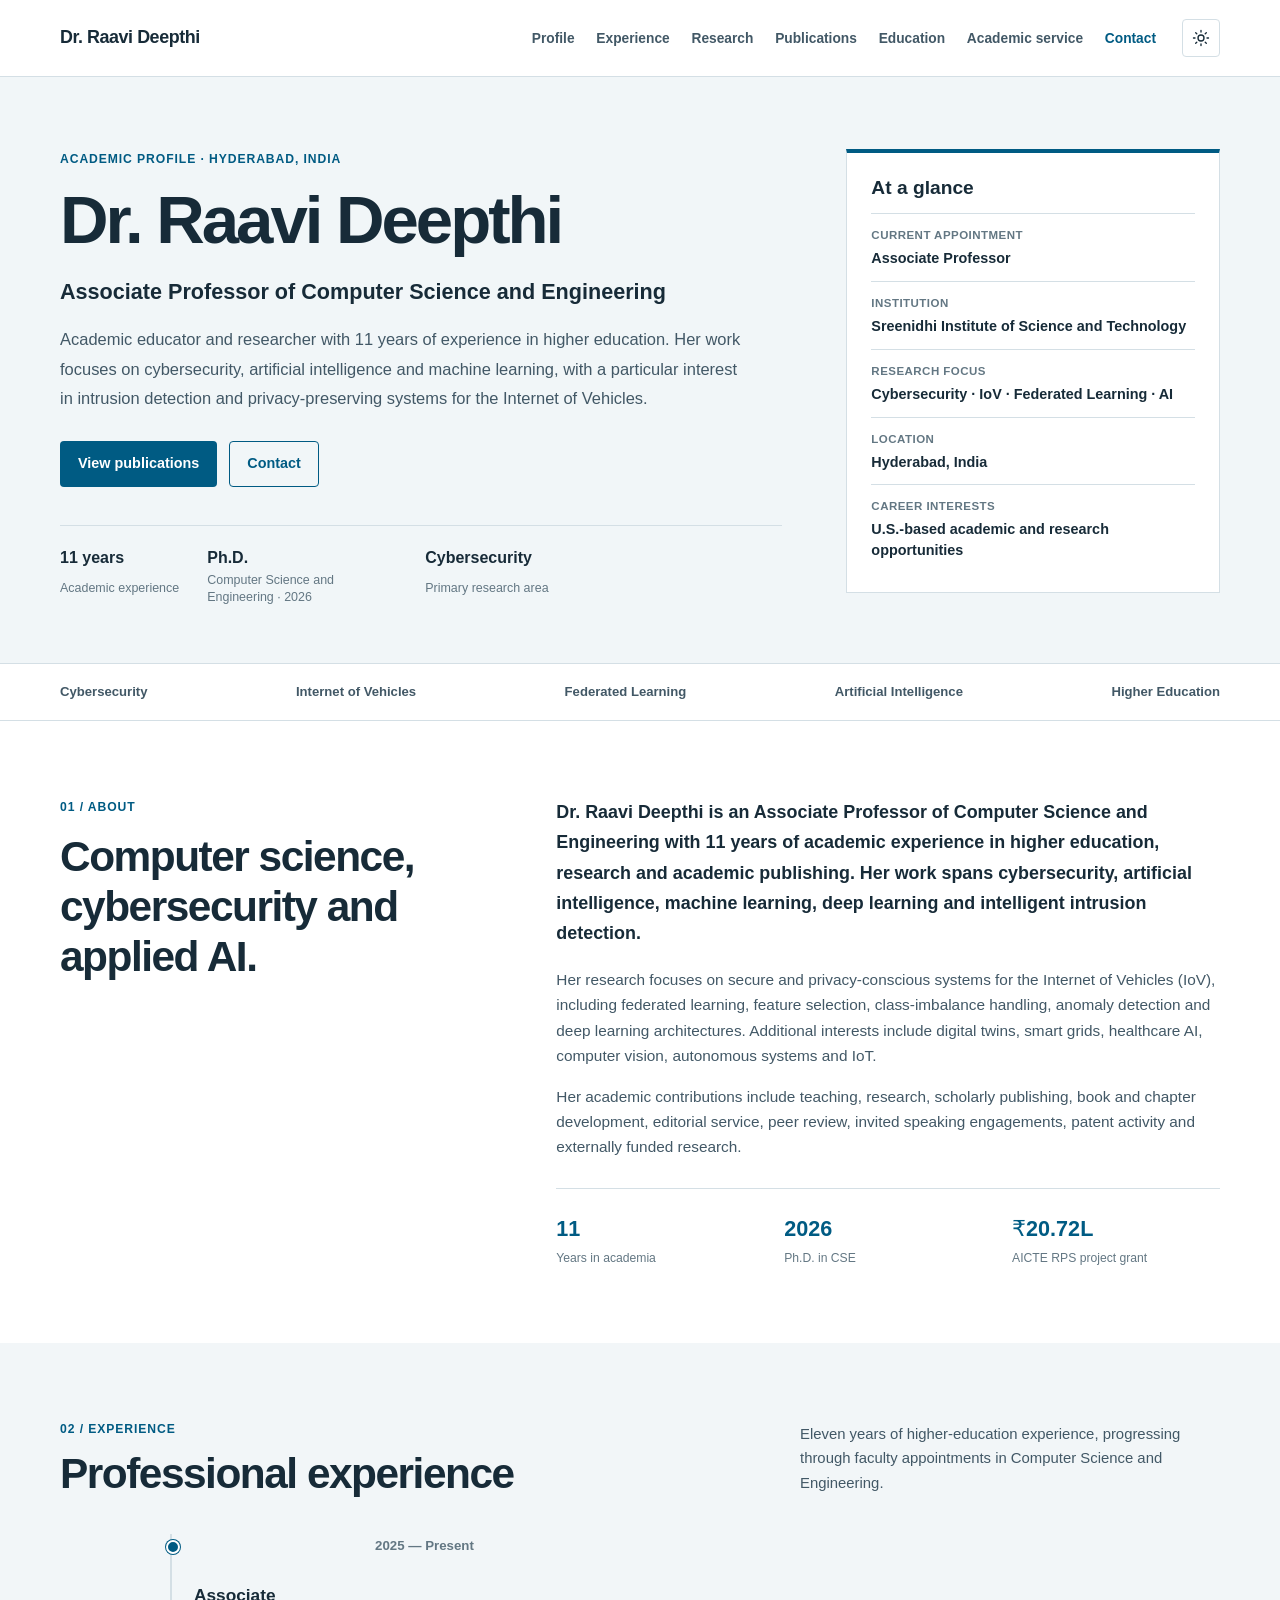
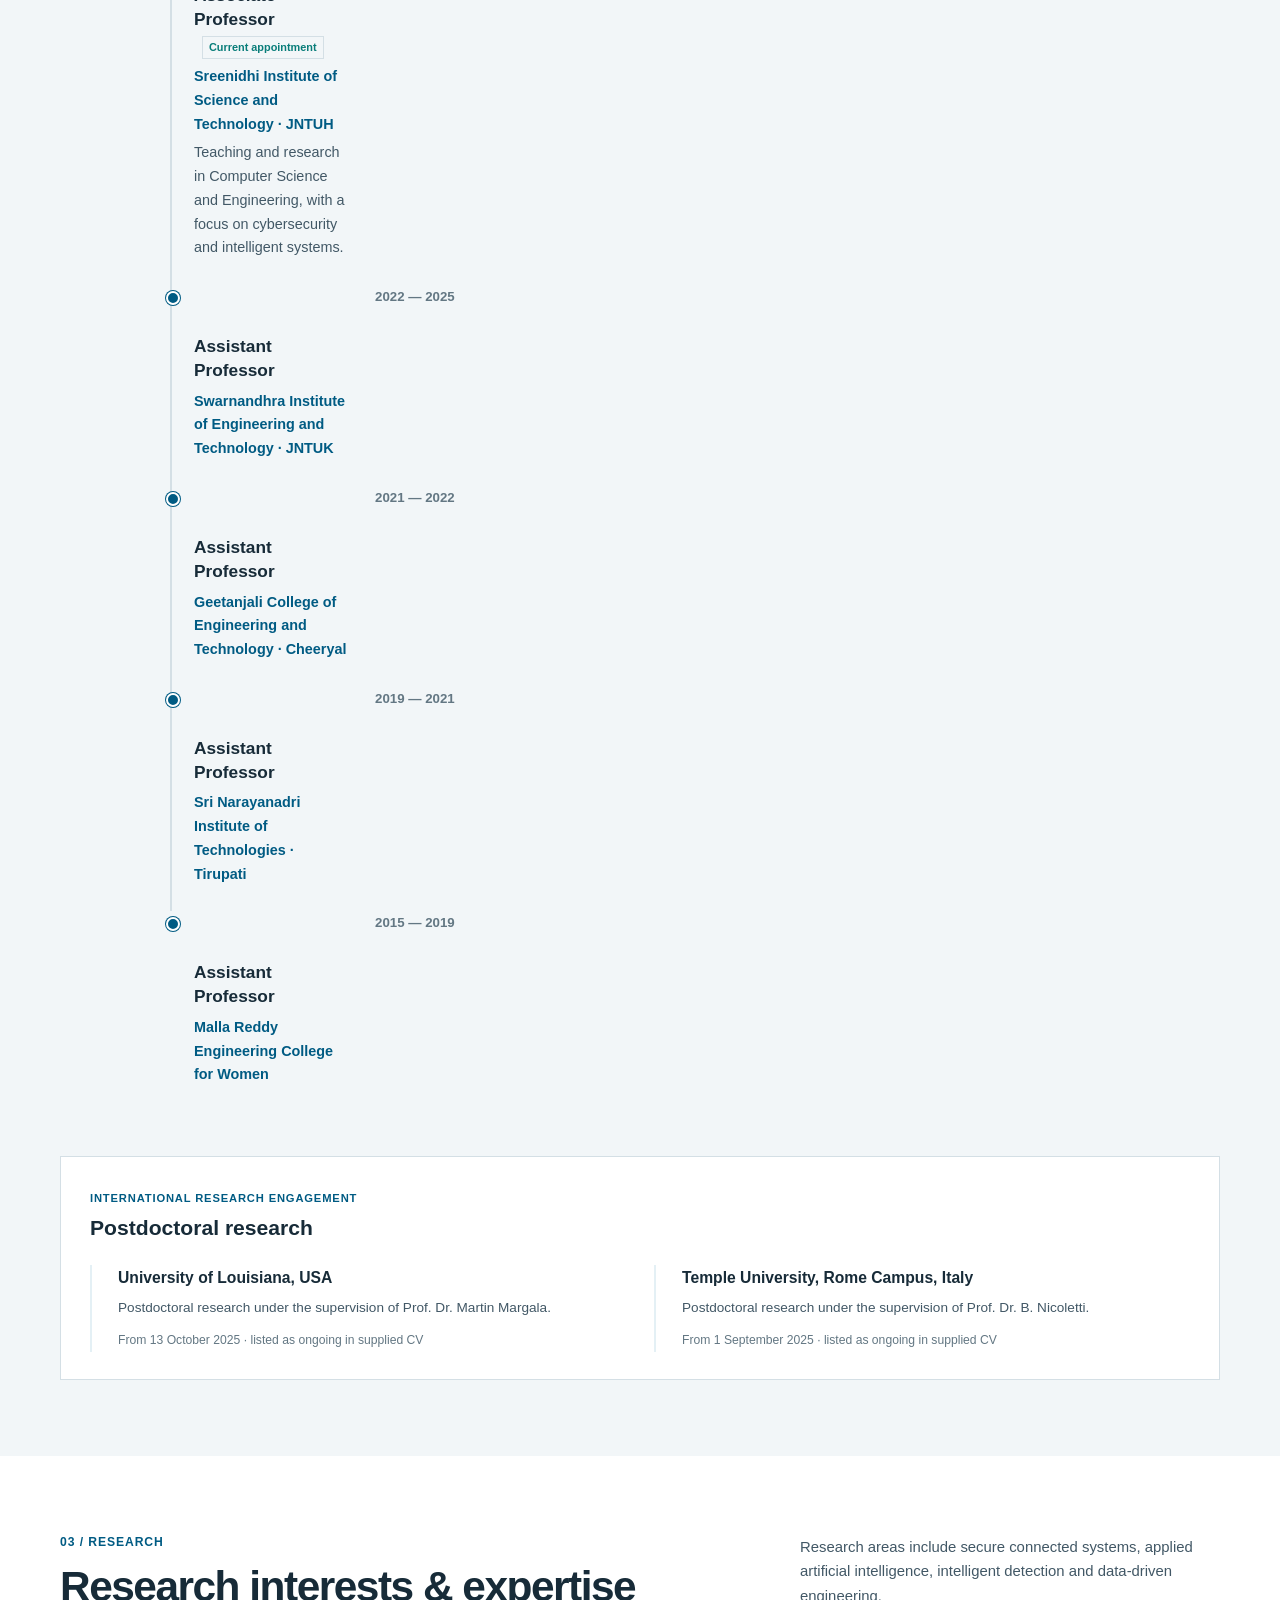
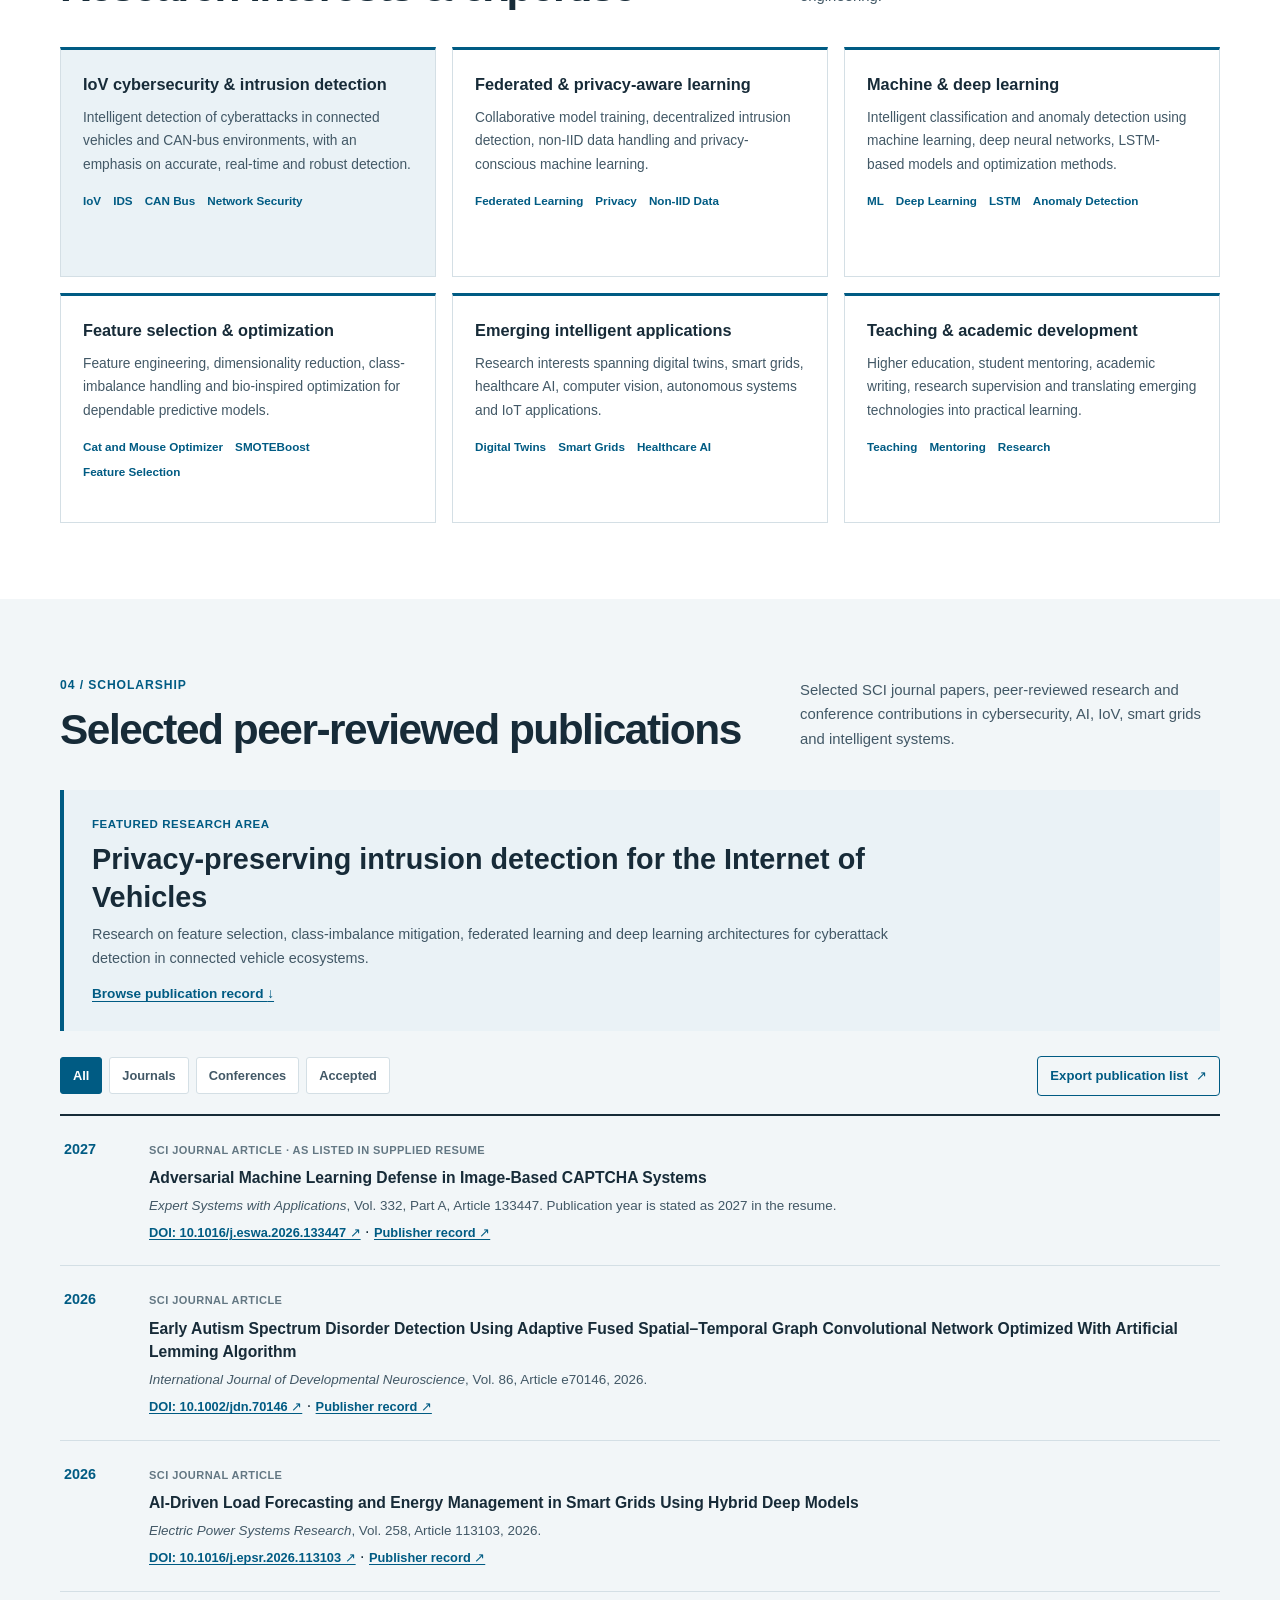
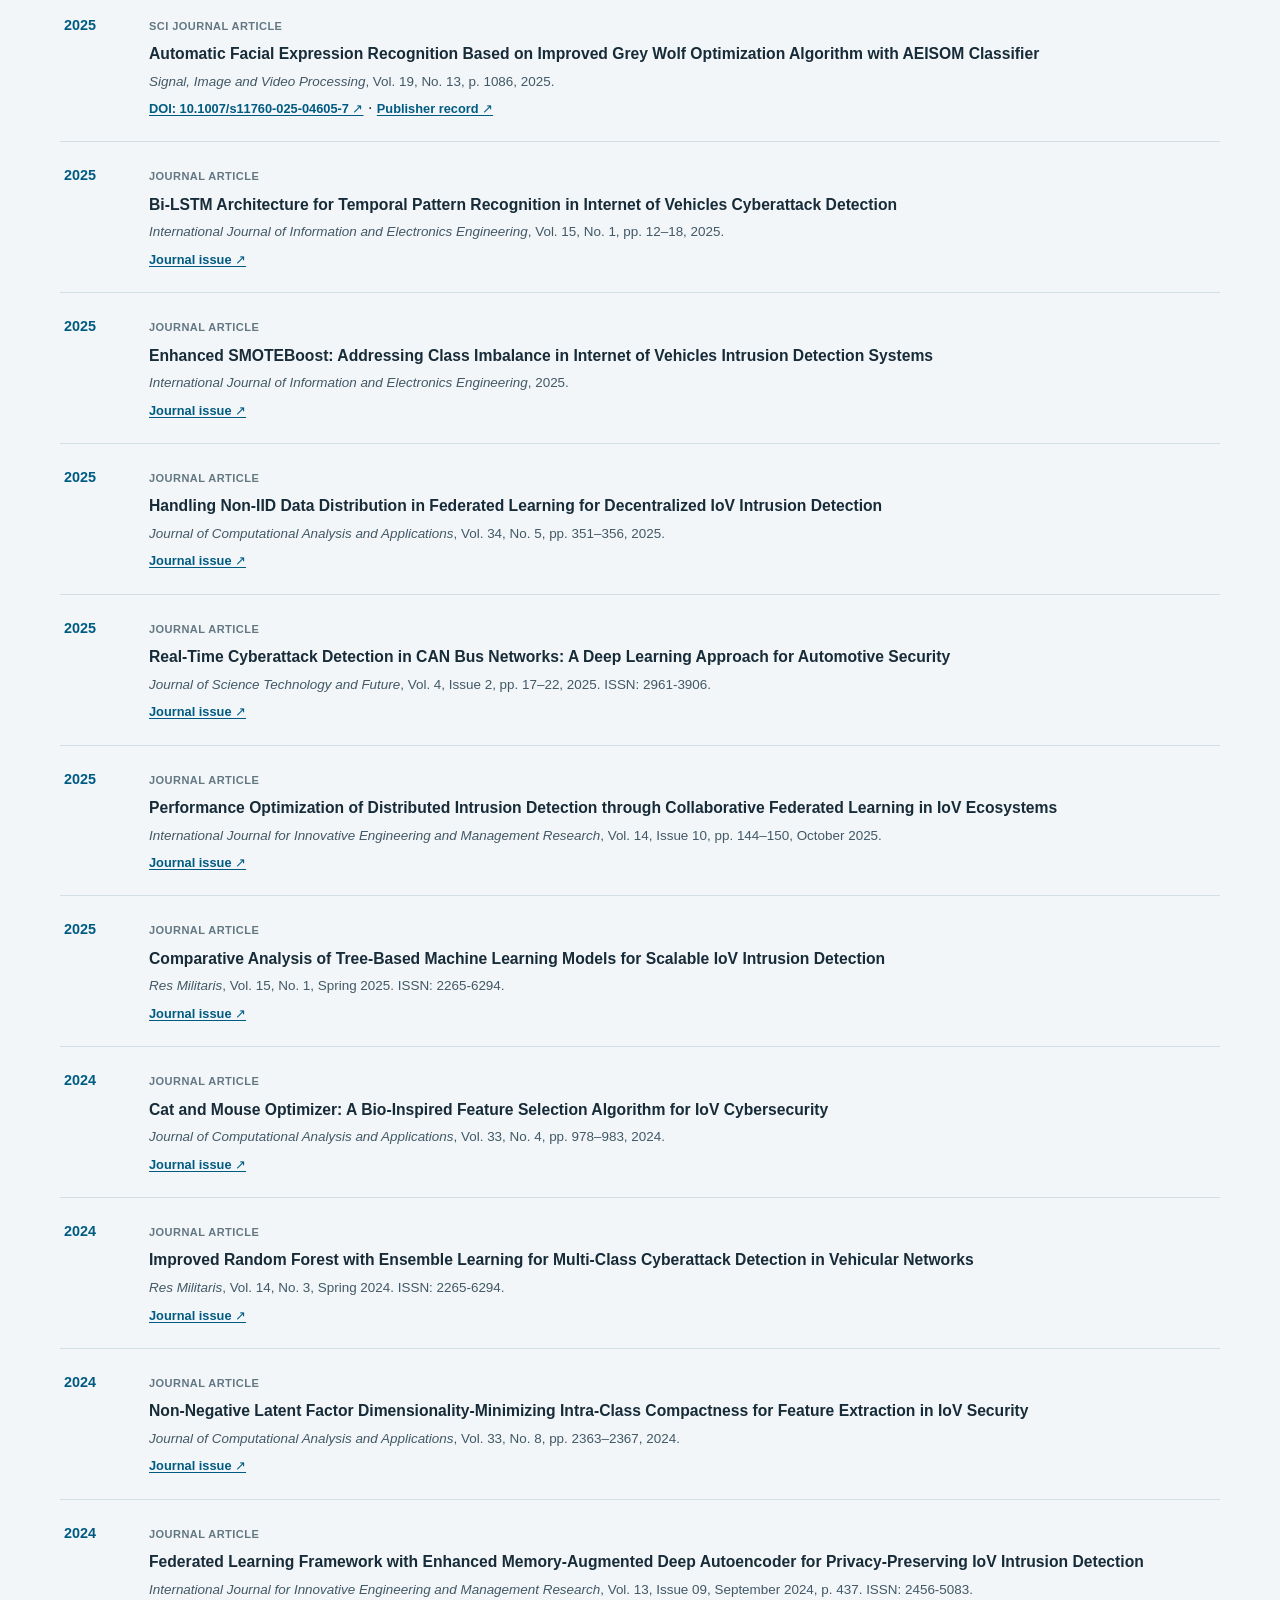
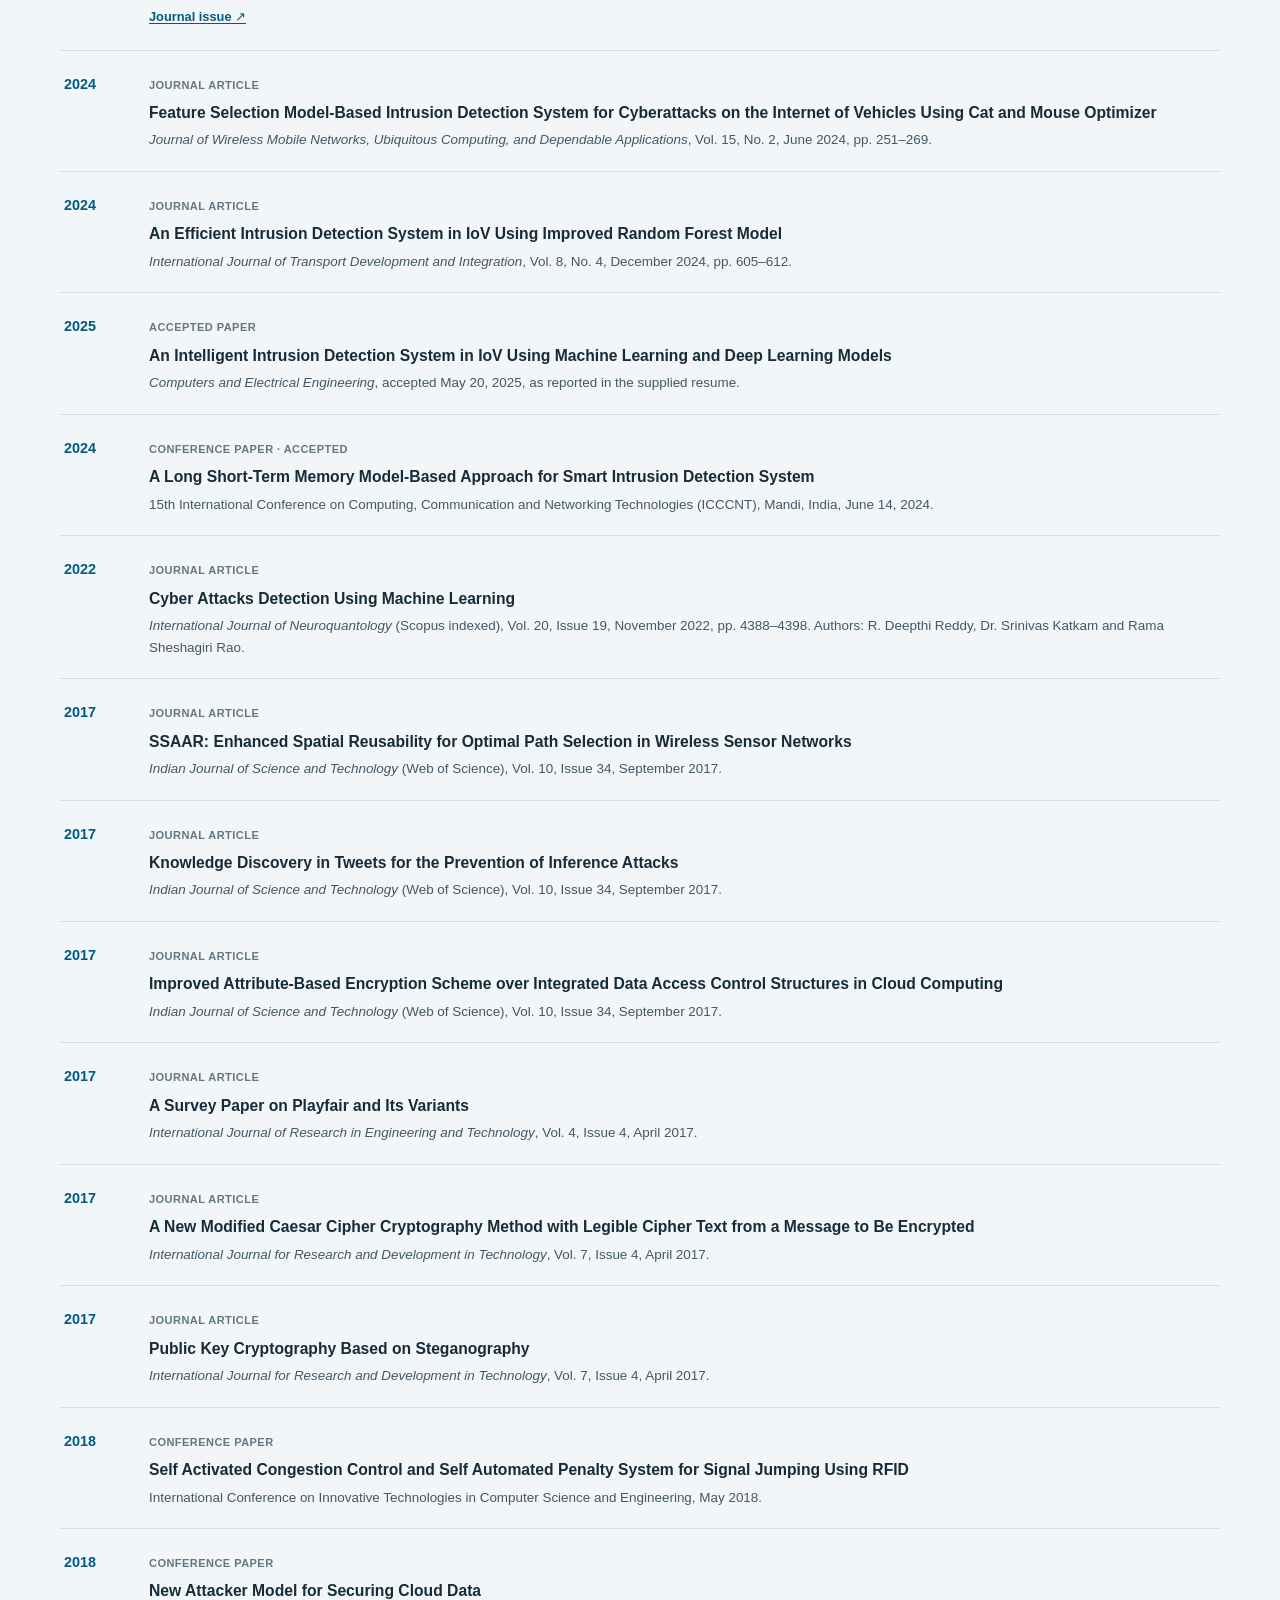
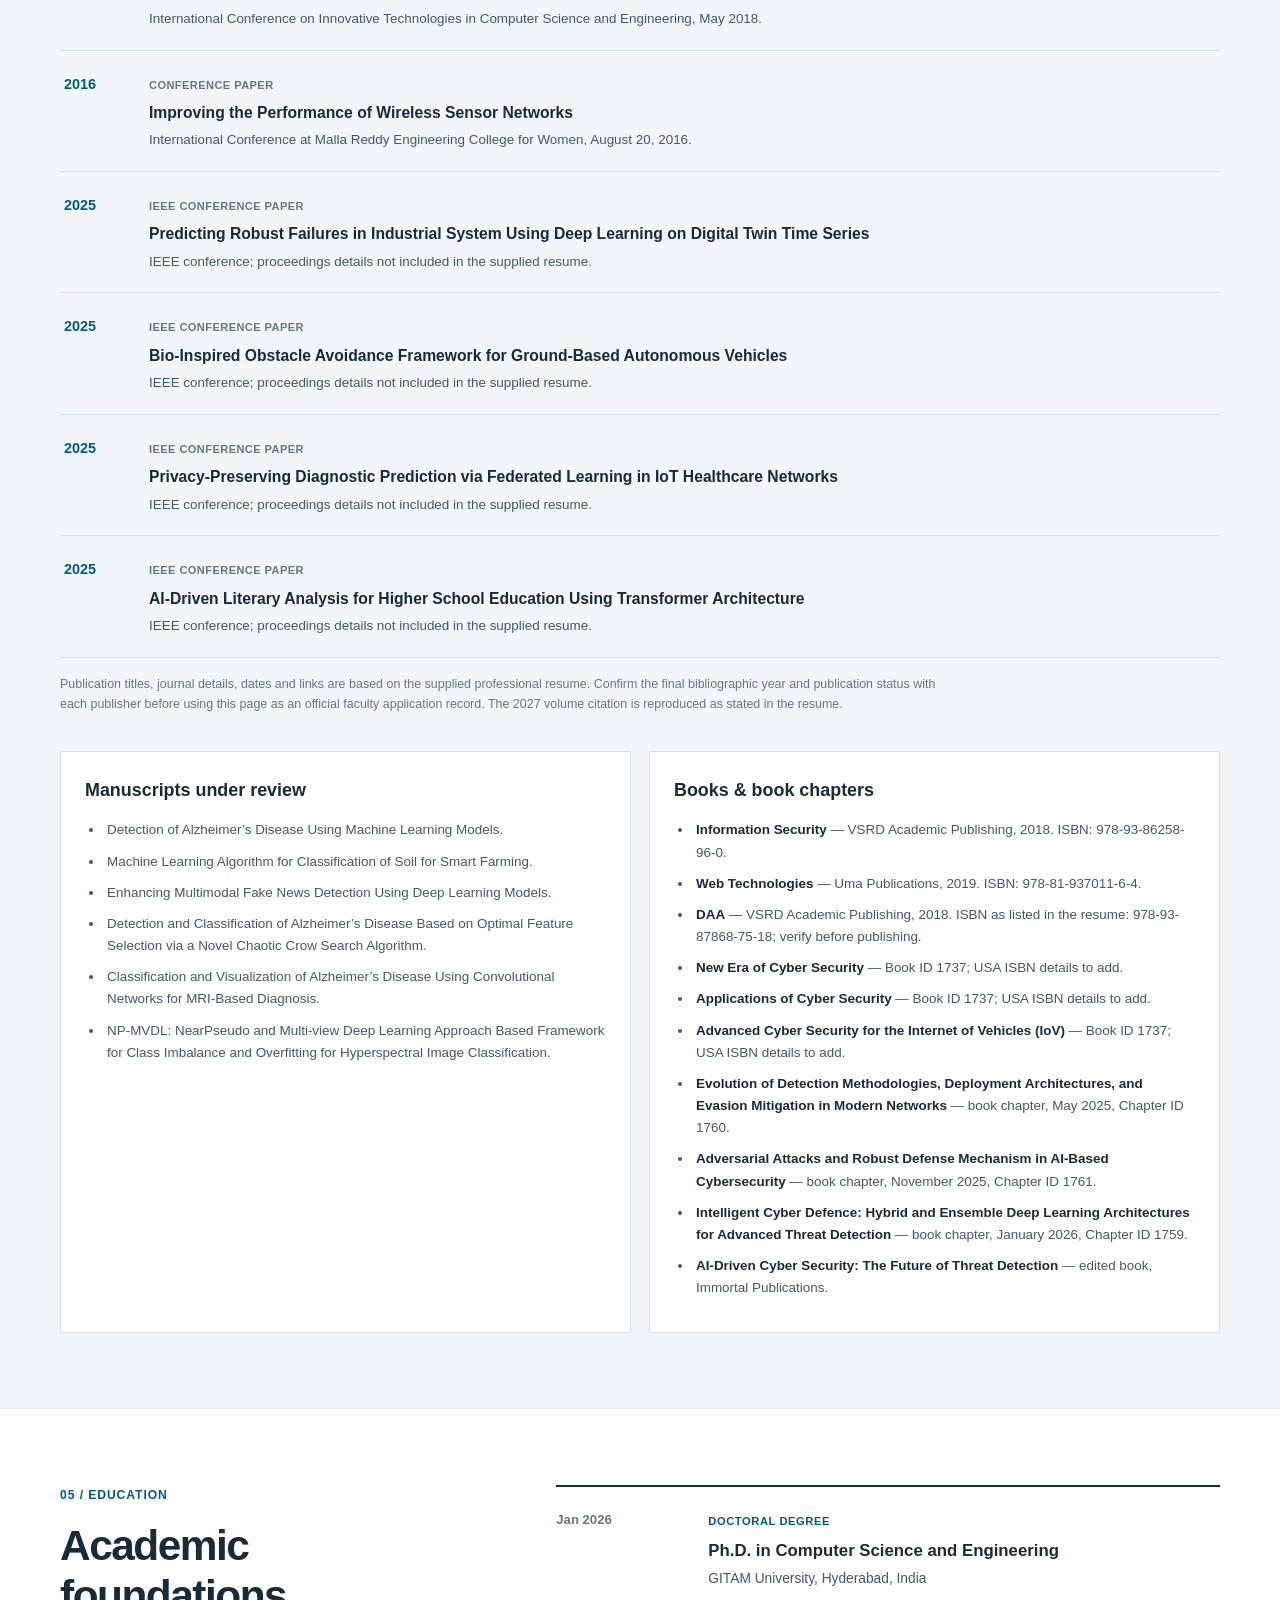
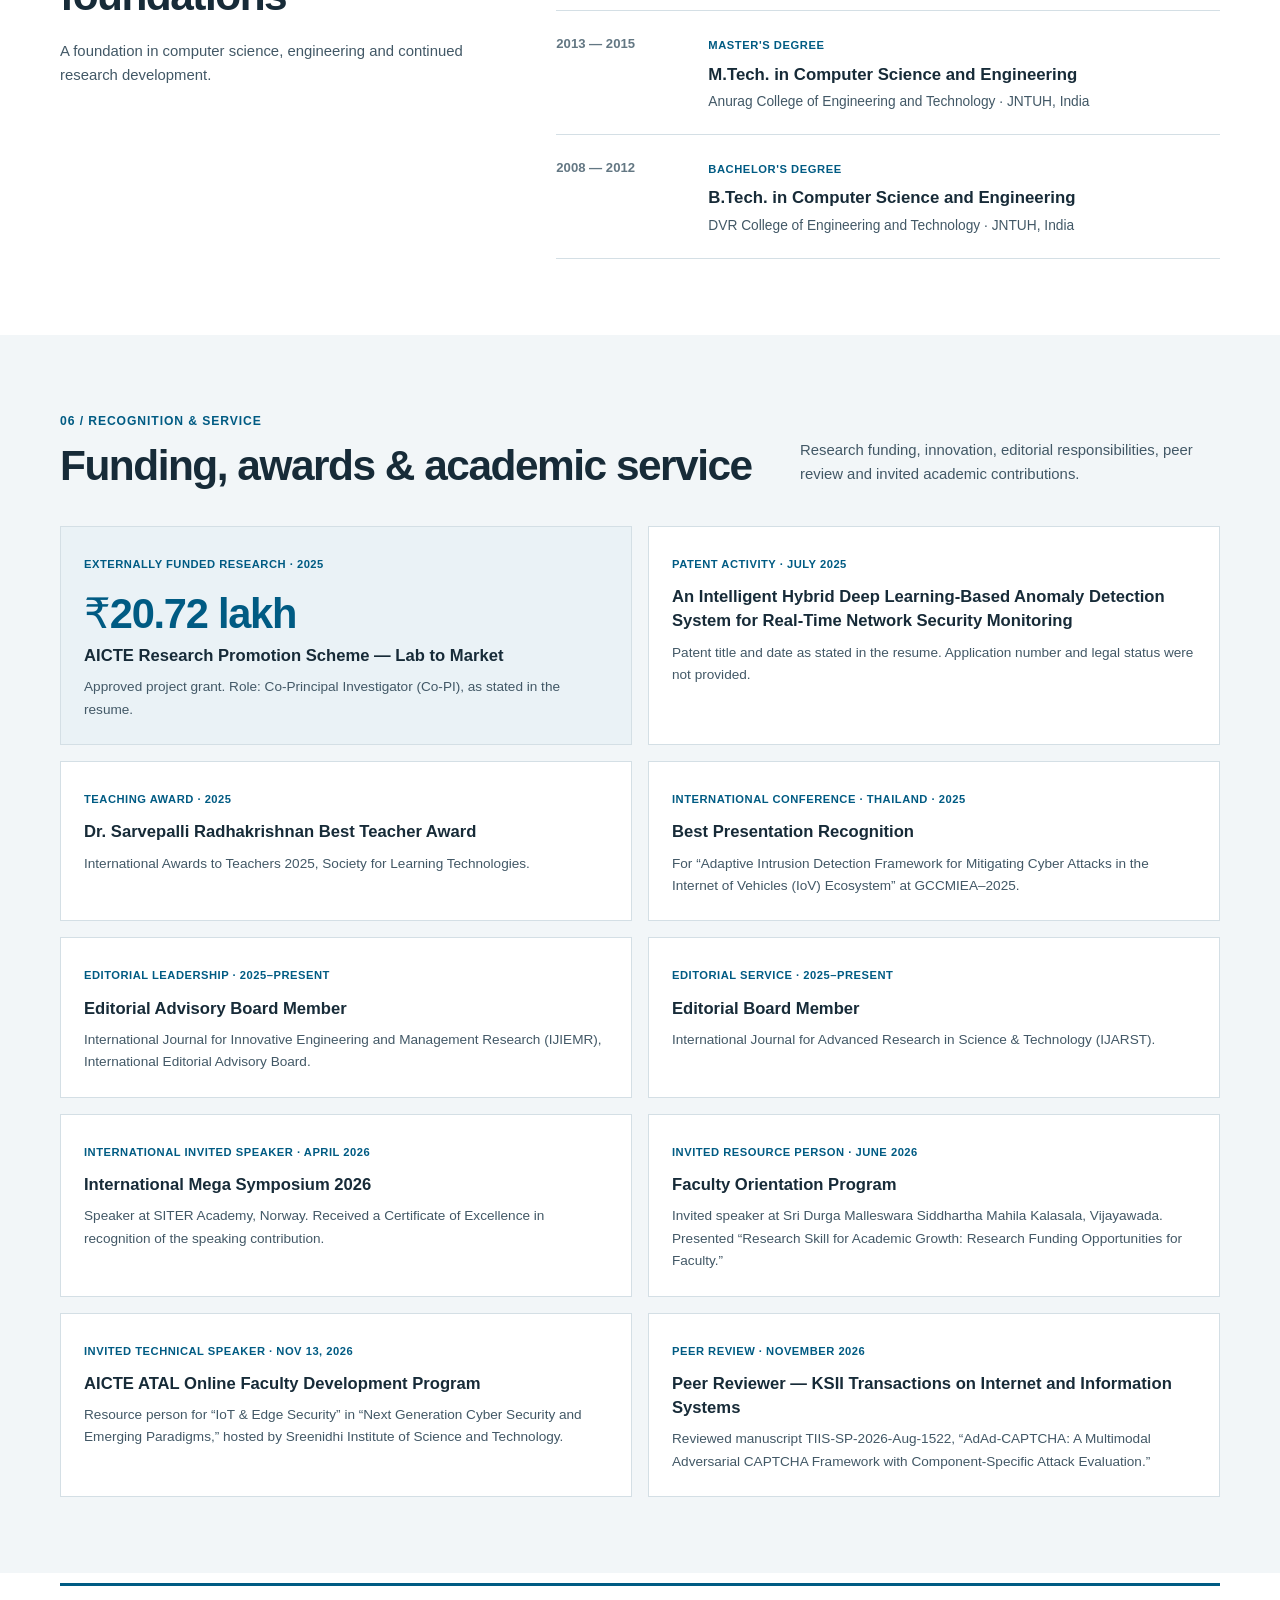
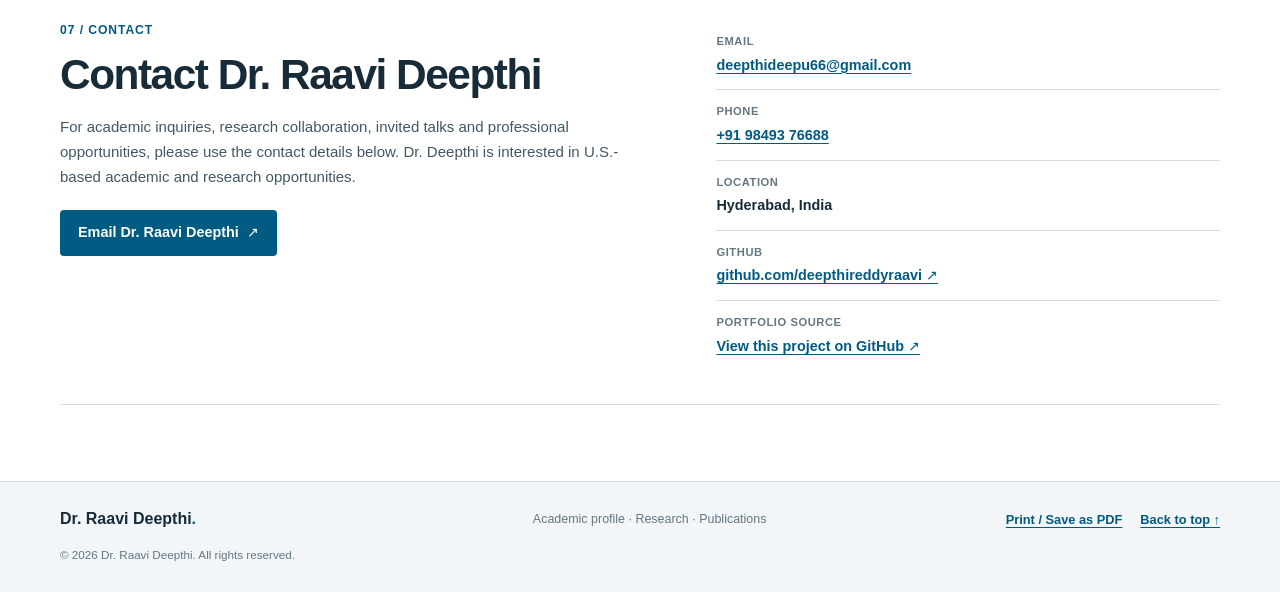
<file: index.html>
<!doctype html>
<html lang="en">
<head>
  <meta charset="utf-8">
  <meta name="viewport" content="width=device-width, initial-scale=1">
  <meta name="color-scheme" content="light dark">
  <meta name="theme-color" content="#ffffff">
  <title>Dr. Raavi Deepthi | Associate Professor, Computer Science &amp; Engineering &amp; Cybersecurity Researcher</title>
  <meta name="description" content="Dr. Raavi Deepthi is an Associate Professor of Computer Science and Engineering with 11 years of academic experience and research in cybersecurity, Internet of Vehicles, federated learning, AI and intrusion detection. Based in Hyderabad and interested in U.S. academic and research opportunities.">
  <meta name="keywords" content="Dr. Raavi Deepthi, Raavi Deepthi, Associate Professor, Computer Science and Engineering Professor, Cybersecurity Researcher, Academic Researcher, Research Scientist, Internet of Vehicles, IoV, Intrusion Detection Systems, Federated Learning, Machine Learning, Deep Learning, AI, Hyderabad, United States">
  <meta name="author" content="Dr. Raavi Deepthi">
  <meta name="robots" content="index, follow, max-image-preview:large">
  <link rel="canonical" href="https://deepthireddyraavi.github.io/Dr-Raavi-Deepthi-Reddy/">
  <link rel="icon" type="image/svg+xml" href="assets/site-icon.svg">
  <link rel="preload" href="css/style.css" as="style">
  <link rel="stylesheet" href="css/style.css">
  <meta property="og:type" content="profile">
  <meta property="og:site_name" content="Dr. Raavi Deepthi | Academic Profile">
  <meta property="og:title" content="Dr. Raavi Deepthi | Associate Professor &amp; Cybersecurity Researcher">
  <meta property="og:description" content="Academic profile of Dr. Raavi Deepthi, Associate Professor of Computer Science and Engineering. Research, publications, teaching and academic service.">
  <meta property="og:url" content="https://deepthireddyraavi.github.io/Dr-Raavi-Deepthi-Reddy/">
  <meta property="og:image" content="https://deepthireddyraavi.github.io/Dr-Raavi-Deepthi-Reddy/assets/og-cover.svg">
  <meta property="og:image:alt" content="Dr. Raavi Deepthi academic portfolio">
  <meta property="profile:first_name" content="Raavi">
  <meta property="profile:last_name" content="Deepthi">
  <meta name="twitter:card" content="summary_large_image">
  <meta name="twitter:title" content="Dr. Raavi Deepthi | Associate Professor &amp; Cybersecurity Researcher">
  <meta name="twitter:description" content="Associate Professor with 11 years of academic experience in Computer Science, cybersecurity, IoV and AI research.">
  <meta name="twitter:image" content="https://deepthireddyraavi.github.io/Dr-Raavi-Deepthi-Reddy/assets/og-cover.svg">

  <script type="application/ld+json">
  {
    "@context": "https://schema.org",
    "@graph": [
      {
        "@type": "Person",
        "@id": "https://deepthireddyraavi.github.io/Dr-Raavi-Deepthi-Reddy/#person",
        "name": "Dr. Raavi Deepthi",
        "givenName": "Raavi",
        "additionalName": "Deepthi",
        "honorificPrefix": "Dr.",
        "jobTitle": "Associate Professor of Computer Science and Engineering; Cybersecurity Researcher",
        "worksFor": {"@type": "Organization", "name": "Sreenidhi Institute of Science and Technology"},
        "description": "Associate Professor of Computer Science and Engineering with 11 years of academic experience in teaching and research. Research interests include cybersecurity, Internet of Vehicles, intrusion detection, federated learning, AI, machine learning and deep learning.",
        "email": "mailto:deepthideepu66@gmail.com",
        "telephone": "+91-9849376688",
        "address": {"@type": "PostalAddress", "addressLocality": "Hyderabad", "addressRegion": "Telangana", "addressCountry": "IN"},
        "url": "https://deepthireddyraavi.github.io/Dr-Raavi-Deepthi-Reddy/",
        "sameAs": ["https://github.com/deepthireddyraavi", "https://github.com/deepthireddyraavi/Dr-Raavi-Deepthi-Reddy"],
        "alumniOf": [
          {"@type": "CollegeOrUniversity", "name": "GITAM University, Hyderabad"},
          {"@type": "CollegeOrUniversity", "name": "Anurag College of Engineering and Technology, JNTUH"},
          {"@type": "CollegeOrUniversity", "name": "DVR College of Engineering and Technology, JNTUH"}
        ],
        "knowsAbout": ["Cybersecurity", "Internet of Vehicles (IoV)", "Intrusion Detection Systems", "Federated Learning", "Artificial Intelligence", "Machine Learning", "Deep Learning", "Network Security", "Feature Selection", "Anomaly Detection", "Digital Twins", "Smart Grids", "Computer Vision", "Healthcare AI", "Academic Teaching", "Research Mentoring", "Information Security"]
      },
      {
        "@type": "ProfilePage",
        "@id": "https://deepthireddyraavi.github.io/Dr-Raavi-Deepthi-Reddy/#profile",
        "url": "https://deepthireddyraavi.github.io/Dr-Raavi-Deepthi-Reddy/",
        "name": "Dr. Raavi Deepthi — Academic and Research Portfolio",
        "description": "Professional profile, academic experience, research, publications and achievements of Dr. Raavi Deepthi.",
        "mainEntity": {"@id": "https://deepthireddyraavi.github.io/Dr-Raavi-Deepthi-Reddy/#person"},
        "inLanguage": "en"
      },
      {
        "@type": "WebSite",
        "@id": "https://deepthireddyraavi.github.io/Dr-Raavi-Deepthi-Reddy/#website",
        "url": "https://deepthireddyraavi.github.io/Dr-Raavi-Deepthi-Reddy/",
        "name": "Dr. Raavi Deepthi — Academic Portfolio",
        "publisher": {"@id": "https://deepthireddyraavi.github.io/Dr-Raavi-Deepthi-Reddy/#person"},
        "inLanguage": "en"
      }
    ]
  }
  </script>
  <script>
    (function () {
      try {
        var saved = localStorage.getItem("deepthi-theme");
        var preferred = window.matchMedia("(prefers-color-scheme: dark)").matches ? "dark" : "light";
        document.documentElement.dataset.theme = saved || preferred;
      } catch (error) {
        document.documentElement.dataset.theme = "light";
      }
    })();
  </script>
</head>
<body>
  <a class="skip-link" href="#main-content">Skip to main content</a>
  <header class="site-header" id="top">
    <div class="container header-inner">
      <a class="brand" href="#top" aria-label="Dr. Raavi Deepthi home">
        <span class="brand-name">Dr. Raavi Deepthi</span>
      </a>
      <button class="menu-toggle icon-button" id="menu-toggle" type="button" aria-label="Open navigation menu" aria-expanded="false" aria-controls="primary-navigation">
        <svg viewBox="0 0 24 24" aria-hidden="true"><path d="M4 7h16M4 12h16M4 17h16"/></svg>
      </button>
      <nav class="primary-navigation" id="primary-navigation" aria-label="Primary navigation">
        <a href="#about">Profile</a><a href="#experience">Experience</a><a href="#research">Research</a><a href="#publications">Publications</a><a href="#education">Education</a><a href="#recognition">Academic service</a><a class="nav-contact" href="#contact">Contact</a>
      </nav>
      <button class="theme-toggle icon-button" id="theme-toggle" type="button" aria-label="Switch to dark theme" title="Change color theme">
        <svg class="sun-icon" viewBox="0 0 24 24" aria-hidden="true"><circle cx="12" cy="12" r="4"/><path d="M12 2v2m0 16v2M4.93 4.93l1.42 1.42m11.3 11.3 1.42 1.42M2 12h2m16 0h2M4.93 19.07l1.42-1.42m11.3-11.3 1.42-1.42"/></svg>
        <svg class="moon-icon" viewBox="0 0 24 24" aria-hidden="true"><path d="M20.2 15.4A8.5 8.5 0 0 1 8.6 3.8 8.6 8.6 0 1 0 20.2 15.4Z"/></svg>
      </button>
    </div>
  </header>

  <main id="main-content">
    <section class="hero" aria-labelledby="hero-title">
      <div class="container hero-grid">
        <div class="hero-copy">
          <p class="eyebrow">Academic profile · Hyderabad, India</p>
          <h1 id="hero-title">Dr. Raavi Deepthi</h1>
          <p class="hero-role">Associate Professor of Computer Science and Engineering</p>
          <p class="hero-description">
            Academic educator and researcher with 11 years of experience in higher education.
            Her work focuses on cybersecurity, artificial intelligence and machine learning,
            with a particular interest in intrusion detection and privacy-preserving systems
            for the Internet of Vehicles.
          </p>
          <div class="hero-actions">
            <a class="button button-primary" href="#publications">View publications</a>
            <a class="button button-secondary" href="mailto:deepthideepu66@gmail.com">Contact</a>
          </div>
          <div class="hero-meta" aria-label="Professional highlights">
            <div><strong>11 years</strong><span>Academic experience</span></div>
            <div><strong>Ph.D.</strong><span>Computer Science and Engineering · 2026</span></div>
            <div><strong>Cybersecurity</strong><span>Primary research area</span></div>
          </div>
        </div>
        <aside class="profile-summary" aria-labelledby="profile-summary-title">
          <h2 id="profile-summary-title">At a glance</h2>
          <dl class="profile-facts">
            <div><dt>Current appointment</dt><dd>Associate Professor</dd></div>
            <div><dt>Institution</dt><dd>Sreenidhi Institute of Science and Technology</dd></div>
            <div><dt>Research focus</dt><dd>Cybersecurity · IoV · Federated Learning · AI</dd></div>
            <div><dt>Location</dt><dd>Hyderabad, India</dd></div>
            <div><dt>Career interests</dt><dd>U.S.-based academic and research opportunities</dd></div>
          </dl>
        </aside>
      </div>
    </section>

    <section class="topic-bar" aria-label="Areas of expertise">
      <div class="container topic-bar-inner">
        <span>Cybersecurity</span><span>Internet of Vehicles</span><span>Federated Learning</span><span>Artificial Intelligence</span><span>Higher Education</span>
      </div>
    </section>

    

    <section class="section section-about" id="about" aria-labelledby="about-title">
      <div class="container content-grid">
        <div class="section-intro"><p class="eyebrow">01 / About</p><h2 id="about-title">Computer science, cybersecurity and applied AI.</h2></div>
        <div class="about-content">
          <p class="lead-copy">Dr. Raavi Deepthi is an Associate Professor of Computer Science and Engineering with 11 years of academic experience in higher education, research and academic publishing. Her work spans cybersecurity, artificial intelligence, machine learning, deep learning and intelligent intrusion detection.</p>
          <p>Her research focuses on secure and privacy-conscious systems for the Internet of Vehicles (IoV), including federated learning, feature selection, class-imbalance handling, anomaly detection and deep learning architectures. Additional interests include digital twins, smart grids, healthcare AI, computer vision, autonomous systems and IoT.</p>
          <p>Her academic contributions include teaching, research, scholarly publishing, book and chapter development, editorial service, peer review, invited speaking engagements, patent activity and externally funded research.</p>
          <div class="about-facts"><div class="fact-item"><span class="fact-number">11</span><span class="fact-label">Years in academia</span></div><div class="fact-item"><span class="fact-number">2026</span><span class="fact-label">Ph.D. in CSE</span></div><div class="fact-item"><span class="fact-number">₹20.72L</span><span class="fact-label">AICTE RPS project grant</span></div></div>
          
        </div>
      </div>
    </section>

    <section class="section section-tint" id="experience" aria-labelledby="experience-title">
      <div class="container">
        <div class="section-heading"><div><p class="eyebrow">02 / Experience</p><h2 id="experience-title">Professional experience</h2></div><p class="section-summary">Eleven years of higher-education experience, progressing through faculty appointments in Computer Science and Engineering.</p></div>
        <div class="timeline">
          <article class="timeline-item current"><div class="timeline-marker" aria-hidden="true"></div><div class="timeline-date">2025 — Present</div><div class="timeline-card"><div class="timeline-card-heading"><h3>Associate Professor</h3><span class="current-label">Current appointment</span></div><p class="institution">Sreenidhi Institute of Science and Technology · JNTUH</p><p>Teaching and research in Computer Science and Engineering, with a focus on cybersecurity and intelligent systems.</p></div></article>
          <article class="timeline-item"><div class="timeline-marker" aria-hidden="true"></div><div class="timeline-date">2022 — 2025</div><div class="timeline-card"><h3>Assistant Professor</h3><p class="institution">Swarnandhra Institute of Engineering and Technology · JNTUK</p></div></article>
          <article class="timeline-item"><div class="timeline-marker" aria-hidden="true"></div><div class="timeline-date">2021 — 2022</div><div class="timeline-card"><h3>Assistant Professor</h3><p class="institution">Geetanjali College of Engineering and Technology · Cheeryal</p></div></article>
          <article class="timeline-item"><div class="timeline-marker" aria-hidden="true"></div><div class="timeline-date">2019 — 2021</div><div class="timeline-card"><h3>Assistant Professor</h3><p class="institution">Sri Narayanadri Institute of Technologies · Tirupati</p></div></article>
          <article class="timeline-item"><div class="timeline-marker" aria-hidden="true"></div><div class="timeline-date">2015 — 2019</div><div class="timeline-card"><h3>Assistant Professor</h3><p class="institution">Malla Reddy Engineering College for Women</p></div></article>
        </div>
        <div class="postdoc-panel">
          <div class="postdoc-heading"><span class="eyebrow">International research engagement</span><h3>Postdoctoral research</h3></div>
          <div class="postdoc-grid">
            <article><span class="postdoc-index">01</span><h4>University of Louisiana, USA</h4><p>Postdoctoral research under the supervision of Prof. Dr. Martin Margala.</p><span class="postdoc-date">From 13 October 2025 · listed as ongoing in supplied CV</span></article>
            <article><span class="postdoc-index">02</span><h4>Temple University, Rome Campus, Italy</h4><p>Postdoctoral research under the supervision of Prof. Dr. B. Nicoletti.</p><span class="postdoc-date">From 1 September 2025 · listed as ongoing in supplied CV</span></article>
          </div>
        </div>
      </div>
    </section>

    <section class="section" id="research" aria-labelledby="research-title">
      <div class="container">
        <div class="section-heading"><div><p class="eyebrow">03 / Research</p><h2 id="research-title">Research interests &amp; expertise</h2></div><p class="section-summary">Research areas include secure connected systems, applied artificial intelligence, intelligent detection and data-driven engineering.</p></div>
        <div class="research-grid">
          <article class="research-card research-card-featured"><h3>IoV cybersecurity &amp; intrusion detection</h3><p>Intelligent detection of cyberattacks in connected vehicles and CAN-bus environments, with an emphasis on accurate, real-time and robust detection.</p><div class="tag-list"><span>IoV</span><span>IDS</span><span>CAN Bus</span><span>Network Security</span></div></article>
          <article class="research-card"><h3>Federated &amp; privacy-aware learning</h3><p>Collaborative model training, decentralized intrusion detection, non-IID data handling and privacy-conscious machine learning.</p><div class="tag-list"><span>Federated Learning</span><span>Privacy</span><span>Non-IID Data</span></div></article>
          <article class="research-card"><h3>Machine &amp; deep learning</h3><p>Intelligent classification and anomaly detection using machine learning, deep neural networks, LSTM-based models and optimization methods.</p><div class="tag-list"><span>ML</span><span>Deep Learning</span><span>LSTM</span><span>Anomaly Detection</span></div></article>
          <article class="research-card"><h3>Feature selection &amp; optimization</h3><p>Feature engineering, dimensionality reduction, class-imbalance handling and bio-inspired optimization for dependable predictive models.</p><div class="tag-list"><span>Cat and Mouse Optimizer</span><span>SMOTEBoost</span><span>Feature Selection</span></div></article>
          <article class="research-card"><h3>Emerging intelligent applications</h3><p>Research interests spanning digital twins, smart grids, healthcare AI, computer vision, autonomous systems and IoT applications.</p><div class="tag-list"><span>Digital Twins</span><span>Smart Grids</span><span>Healthcare AI</span></div></article>
          <article class="research-card"><h3>Teaching &amp; academic development</h3><p>Higher education, student mentoring, academic writing, research supervision and translating emerging technologies into practical learning.</p><div class="tag-list"><span>Teaching</span><span>Mentoring</span><span>Research</span></div></article>
        </div>
      </div>
    </section>

    <section class="section section-tint" id="publications" aria-labelledby="publications-title">
      <div class="container">
        <div class="section-heading publication-heading"><div><p class="eyebrow">04 / Scholarship</p><h2 id="publications-title">Selected peer-reviewed publications</h2></div><p class="section-summary">Selected SCI journal papers, peer-reviewed research and conference contributions in cybersecurity, AI, IoV, smart grids and intelligent systems.</p></div>
        <div class="publication-feature"><div class="publication-feature-label">Featured research area</div><h3>Privacy-preserving intrusion detection for the Internet of Vehicles</h3><p>Research on feature selection, class-imbalance mitigation, federated learning and deep learning architectures for cyberattack detection in connected vehicle ecosystems.</p><a href="#publication-list" class="text-link">Browse publication record <span aria-hidden="true">↓</span></a></div>
        <div class="publication-controls">
          <div class="filter-buttons" role="group" aria-label="Filter publications">
            <button class="filter-button is-active" type="button" data-filter="all" aria-pressed="true">All</button>
            <button class="filter-button" type="button" data-filter="journal" aria-pressed="false">Journals</button>
            <button class="filter-button" type="button" data-filter="conference" aria-pressed="false">Conferences</button>
            <button class="filter-button" type="button" data-filter="accepted" aria-pressed="false">Accepted</button>
          </div>
          <button class="button button-small button-secondary" id="export-publications" type="button">Export publication list <span aria-hidden="true">↗</span></button>
        </div>
        <div class="publication-list" id="publication-list">
          <article class="publication-item" data-category="journal"><span class="publication-year">2027</span><div><span class="publication-type">SCI journal article · as listed in supplied resume</span><h3>Adversarial Machine Learning Defense in Image-Based CAPTCHA Systems</h3><p><em>Expert Systems with Applications</em>, Vol. 332, Part A, Article 133447. Publication year is stated as 2027 in the resume.</p><a href="https://doi.org/10.1016/j.eswa.2026.133447" target="_blank" rel="noopener noreferrer" class="doi-link">DOI: 10.1016/j.eswa.2026.133447 ↗</a> · <a href="https://www.sciencedirect.com/science/article/abs/pii/S0957417426023560" target="_blank" rel="noopener noreferrer" class="doi-link">Publisher record ↗</a></div></article>
          <article class="publication-item" data-category="journal"><span class="publication-year">2026</span><div><span class="publication-type">SCI journal article</span><h3>Early Autism Spectrum Disorder Detection Using Adaptive Fused Spatial–Temporal Graph Convolutional Network Optimized With Artificial Lemming Algorithm</h3><p><em>International Journal of Developmental Neuroscience</em>, Vol. 86, Article e70146, 2026.</p><a href="https://doi.org/10.1002/jdn.70146" target="_blank" rel="noopener noreferrer" class="doi-link">DOI: 10.1002/jdn.70146 ↗</a> · <a href="https://onlinelibrary.wiley.com/doi/abs/10.1002/jdn.70146" target="_blank" rel="noopener noreferrer" class="doi-link">Publisher record ↗</a></div></article>
          <article class="publication-item" data-category="journal"><span class="publication-year">2026</span><div><span class="publication-type">SCI journal article</span><h3>AI-Driven Load Forecasting and Energy Management in Smart Grids Using Hybrid Deep Models</h3><p><em>Electric Power Systems Research</em>, Vol. 258, Article 113103, 2026.</p><a href="https://doi.org/10.1016/j.epsr.2026.113103" target="_blank" rel="noopener noreferrer" class="doi-link">DOI: 10.1016/j.epsr.2026.113103 ↗</a> · <a href="https://www.sciencedirect.com/science/article/abs/pii/S0378779626003962" target="_blank" rel="noopener noreferrer" class="doi-link">Publisher record ↗</a></div></article>
          <article class="publication-item" data-category="journal"><span class="publication-year">2025</span><div><span class="publication-type">SCI journal article</span><h3>Automatic Facial Expression Recognition Based on Improved Grey Wolf Optimization Algorithm with AEISOM Classifier</h3><p><em>Signal, Image and Video Processing</em>, Vol. 19, No. 13, p. 1086, 2025.</p><a href="https://doi.org/10.1007/s11760-025-04605-7" target="_blank" rel="noopener noreferrer" class="doi-link">DOI: 10.1007/s11760-025-04605-7 ↗</a> · <a href="https://link.springer.com/article/10.1007/s11760-025-04605-7" target="_blank" rel="noopener noreferrer" class="doi-link">Publisher record ↗</a></div></article>
          <article class="publication-item" data-category="journal"><span class="publication-year">2025</span><div><span class="publication-type">Journal article</span><h3>Bi-LSTM Architecture for Temporal Pattern Recognition in Internet of Vehicles Cyberattack Detection</h3><p><em>International Journal of Information and Electronics Engineering</em>, Vol. 15, No. 1, pp. 12–18, 2025.</p><a href="https://ijiee.org/index.php/ijiee/issue/view/69" target="_blank" rel="noopener noreferrer" class="doi-link">Journal issue ↗</a></div></article>
          <article class="publication-item" data-category="journal"><span class="publication-year">2025</span><div><span class="publication-type">Journal article</span><h3>Enhanced SMOTEBoost: Addressing Class Imbalance in Internet of Vehicles Intrusion Detection Systems</h3><p><em>International Journal of Information and Electronics Engineering</em>, 2025.</p><a href="https://ijiee.org/index.php/ijiee/issue/view/65" target="_blank" rel="noopener noreferrer" class="doi-link">Journal issue ↗</a></div></article>
          <article class="publication-item" data-category="journal"><span class="publication-year">2025</span><div><span class="publication-type">Journal article</span><h3>Handling Non-IID Data Distribution in Federated Learning for Decentralized IoV Intrusion Detection</h3><p><em>Journal of Computational Analysis and Applications</em>, Vol. 34, No. 5, pp. 351–356, 2025.</p><a href="https://www.eudoxuspress.com/index.php/pub/issue/view/93" target="_blank" rel="noopener noreferrer" class="doi-link">Journal issue ↗</a></div></article>
          <article class="publication-item" data-category="journal"><span class="publication-year">2025</span><div><span class="publication-type">Journal article</span><h3>Real-Time Cyberattack Detection in CAN Bus Networks: A Deep Learning Approach for Automotive Security</h3><p><em>Journal of Science Technology and Future</em>, Vol. 4, Issue 2, pp. 17–22, 2025. ISSN: 2961-3906.</p><a href="https://apexpub.org/jstf/issue?volume=Volume%20-4&amp;issue=Issue%20-2&amp;year=2025" target="_blank" rel="noopener noreferrer" class="doi-link">Journal issue ↗</a></div></article>
          <article class="publication-item" data-category="journal"><span class="publication-year">2025</span><div><span class="publication-type">Journal article</span><h3>Performance Optimization of Distributed Intrusion Detection through Collaborative Federated Learning in IoV Ecosystems</h3><p><em>International Journal for Innovative Engineering and Management Research</em>, Vol. 14, Issue 10, pp. 144–150, October 2025.</p><a href="https://ijiemr.org/downloads/Volume-14/ISSUE-10" target="_blank" rel="noopener noreferrer" class="doi-link">Journal issue ↗</a></div></article>
          <article class="publication-item" data-category="journal"><span class="publication-year">2025</span><div><span class="publication-type">Journal article</span><h3>Comparative Analysis of Tree-Based Machine Learning Models for Scalable IoV Intrusion Detection</h3><p><em>Res Militaris</em>, Vol. 15, No. 1, Spring 2025. ISSN: 2265-6294.</p><a href="https://resmilitaris.net/issue?volume=Volume%20-15&amp;issue=Issue%20-1&amp;year=2025" target="_blank" rel="noopener noreferrer" class="doi-link">Journal issue ↗</a></div></article>
          <article class="publication-item" data-category="journal"><span class="publication-year">2024</span><div><span class="publication-type">Journal article</span><h3>Cat and Mouse Optimizer: A Bio-Inspired Feature Selection Algorithm for IoV Cybersecurity</h3><p><em>Journal of Computational Analysis and Applications</em>, Vol. 33, No. 4, pp. 978–983, 2024.</p><a href="https://www.eudoxuspress.com/index.php/pub/issue/view/83" target="_blank" rel="noopener noreferrer" class="doi-link">Journal issue ↗</a></div></article>
          <article class="publication-item" data-category="journal"><span class="publication-year">2024</span><div><span class="publication-type">Journal article</span><h3>Improved Random Forest with Ensemble Learning for Multi-Class Cyberattack Detection in Vehicular Networks</h3><p><em>Res Militaris</em>, Vol. 14, No. 3, Spring 2024. ISSN: 2265-6294.</p><a href="https://resmilitaris.net/issue?volume=Volume%20-14&amp;issue=Issue%20-3&amp;year=2024" target="_blank" rel="noopener noreferrer" class="doi-link">Journal issue ↗</a></div></article>
          <article class="publication-item" data-category="journal"><span class="publication-year">2024</span><div><span class="publication-type">Journal article</span><h3>Non-Negative Latent Factor Dimensionality-Minimizing Intra-Class Compactness for Feature Extraction in IoV Security</h3><p><em>Journal of Computational Analysis and Applications</em>, Vol. 33, No. 8, pp. 2363–2367, 2024.</p><a href="https://www.eudoxuspress.com/index.php/pub/issue/view/87" target="_blank" rel="noopener noreferrer" class="doi-link">Journal issue ↗</a></div></article>
          <article class="publication-item" data-category="journal"><span class="publication-year">2024</span><div><span class="publication-type">Journal article</span><h3>Federated Learning Framework with Enhanced Memory-Augmented Deep Autoencoder for Privacy-Preserving IoV Intrusion Detection</h3><p><em>International Journal for Innovative Engineering and Management Research</em>, Vol. 13, Issue 09, September 2024, p. 437. ISSN: 2456-5083.</p><a href="https://ijiemr.org/downloads/Volume-13/ISSUE-9" target="_blank" rel="noopener noreferrer" class="doi-link">Journal issue ↗</a></div></article>
          <article class="publication-item" data-category="journal"><span class="publication-year">2024</span><div><span class="publication-type">Journal article</span><h3>Feature Selection Model-Based Intrusion Detection System for Cyberattacks on the Internet of Vehicles Using Cat and Mouse Optimizer</h3><p><em>Journal of Wireless Mobile Networks, Ubiquitous Computing, and Dependable Applications</em>, Vol. 15, No. 2, June 2024, pp. 251–269.</p></div></article>
          <article class="publication-item" data-category="journal"><span class="publication-year">2024</span><div><span class="publication-type">Journal article</span><h3>An Efficient Intrusion Detection System in IoV Using Improved Random Forest Model</h3><p><em>International Journal of Transport Development and Integration</em>, Vol. 8, No. 4, December 2024, pp. 605–612.</p></div></article>
          <article class="publication-item" data-category="accepted"><span class="publication-year">2025</span><div><span class="publication-type">Accepted paper</span><h3>An Intelligent Intrusion Detection System in IoV Using Machine Learning and Deep Learning Models</h3><p><em>Computers and Electrical Engineering</em>, accepted May 20, 2025, as reported in the supplied resume.</p></div></article>
          <article class="publication-item" data-category="accepted"><span class="publication-year">2024</span><div><span class="publication-type">Conference paper · accepted</span><h3>A Long Short-Term Memory Model-Based Approach for Smart Intrusion Detection System</h3><p>15th International Conference on Computing, Communication and Networking Technologies (ICCCNT), Mandi, India, June 14, 2024.</p></div></article>
          <article class="publication-item" data-category="journal"><span class="publication-year">2022</span><div><span class="publication-type">Journal article</span><h3>Cyber Attacks Detection Using Machine Learning</h3><p><em>International Journal of Neuroquantology</em> (Scopus indexed), Vol. 20, Issue 19, November 2022, pp. 4388–4398. Authors: R. Deepthi Reddy, Dr. Srinivas Katkam and Rama Sheshagiri Rao.</p></div></article>
          <article class="publication-item" data-category="journal"><span class="publication-year">2017</span><div><span class="publication-type">Journal article</span><h3>SSAAR: Enhanced Spatial Reusability for Optimal Path Selection in Wireless Sensor Networks</h3><p><em>Indian Journal of Science and Technology</em> (Web of Science), Vol. 10, Issue 34, September 2017.</p></div></article>
          <article class="publication-item" data-category="journal"><span class="publication-year">2017</span><div><span class="publication-type">Journal article</span><h3>Knowledge Discovery in Tweets for the Prevention of Inference Attacks</h3><p><em>Indian Journal of Science and Technology</em> (Web of Science), Vol. 10, Issue 34, September 2017.</p></div></article>
          <article class="publication-item" data-category="journal"><span class="publication-year">2017</span><div><span class="publication-type">Journal article</span><h3>Improved Attribute-Based Encryption Scheme over Integrated Data Access Control Structures in Cloud Computing</h3><p><em>Indian Journal of Science and Technology</em> (Web of Science), Vol. 10, Issue 34, September 2017.</p></div></article>
          <article class="publication-item" data-category="journal"><span class="publication-year">2017</span><div><span class="publication-type">Journal article</span><h3>A Survey Paper on Playfair and Its Variants</h3><p><em>International Journal of Research in Engineering and Technology</em>, Vol. 4, Issue 4, April 2017.</p></div></article>
          <article class="publication-item" data-category="journal"><span class="publication-year">2017</span><div><span class="publication-type">Journal article</span><h3>A New Modified Caesar Cipher Cryptography Method with Legible Cipher Text from a Message to Be Encrypted</h3><p><em>International Journal for Research and Development in Technology</em>, Vol. 7, Issue 4, April 2017.</p></div></article>
          <article class="publication-item" data-category="journal"><span class="publication-year">2017</span><div><span class="publication-type">Journal article</span><h3>Public Key Cryptography Based on Steganography</h3><p><em>International Journal for Research and Development in Technology</em>, Vol. 7, Issue 4, April 2017.</p></div></article>
          <article class="publication-item" data-category="conference"><span class="publication-year">2018</span><div><span class="publication-type">Conference paper</span><h3>Self Activated Congestion Control and Self Automated Penalty System for Signal Jumping Using RFID</h3><p>International Conference on Innovative Technologies in Computer Science and Engineering, May 2018.</p></div></article>
          <article class="publication-item" data-category="conference"><span class="publication-year">2018</span><div><span class="publication-type">Conference paper</span><h3>New Attacker Model for Securing Cloud Data</h3><p>International Conference on Innovative Technologies in Computer Science and Engineering, May 2018.</p></div></article>
          <article class="publication-item" data-category="conference"><span class="publication-year">2016</span><div><span class="publication-type">Conference paper</span><h3>Improving the Performance of Wireless Sensor Networks</h3><p>International Conference at Malla Reddy Engineering College for Women, August 20, 2016.</p></div></article>
          <article class="publication-item" data-category="conference"><span class="publication-year">2025</span><div><span class="publication-type">IEEE conference paper</span><h3>Predicting Robust Failures in Industrial System Using Deep Learning on Digital Twin Time Series</h3><p>IEEE conference; proceedings details not included in the supplied resume.</p></div></article>
          <article class="publication-item" data-category="conference"><span class="publication-year">2025</span><div><span class="publication-type">IEEE conference paper</span><h3>Bio-Inspired Obstacle Avoidance Framework for Ground-Based Autonomous Vehicles</h3><p>IEEE conference; proceedings details not included in the supplied resume.</p></div></article>
          <article class="publication-item" data-category="conference"><span class="publication-year">2025</span><div><span class="publication-type">IEEE conference paper</span><h3>Privacy-Preserving Diagnostic Prediction via Federated Learning in IoT Healthcare Networks</h3><p>IEEE conference; proceedings details not included in the supplied resume.</p></div></article>
          <article class="publication-item" data-category="conference"><span class="publication-year">2025</span><div><span class="publication-type">IEEE conference paper</span><h3>AI-Driven Literary Analysis for Higher School Education Using Transformer Architecture</h3><p>IEEE conference; proceedings details not included in the supplied resume.</p></div></article>
        </div>
        <p class="publication-footnote">Publication titles, journal details, dates and links are based on the supplied professional resume. Confirm the final bibliographic year and publication status with each publisher before using this page as an official faculty application record. The 2027 volume citation is reproduced as stated in the resume.</p>
        <div class="additional-scholarship">
          <div class="additional-block"><h3>Manuscripts under review</h3><ul class="compact-list">
            <li>Detection of Alzheimer’s Disease Using Machine Learning Models.</li><li>Machine Learning Algorithm for Classification of Soil for Smart Farming.</li><li>Enhancing Multimodal Fake News Detection Using Deep Learning Models.</li><li>Detection and Classification of Alzheimer’s Disease Based on Optimal Feature Selection via a Novel Chaotic Crow Search Algorithm.</li><li>Classification and Visualization of Alzheimer’s Disease Using Convolutional Networks for MRI-Based Diagnosis.</li><li>NP-MVDL: NearPseudo and Multi-view Deep Learning Approach Based Framework for Class Imbalance and Overfitting for Hyperspectral Image Classification.</li>
          </ul></div>
          <div class="additional-block"><h3>Books &amp; book chapters</h3><ul class="compact-list">
            <li><strong>Information Security</strong> — VSRD Academic Publishing, 2018. ISBN: 978-93-86258-96-0.</li><li><strong>Web Technologies</strong> — Uma Publications, 2019. ISBN: 978-81-937011-6-4.</li><li><strong>DAA</strong> — VSRD Academic Publishing, 2018. ISBN as listed in the resume: 978-93-87868-75-18; verify before publishing.</li><li><strong>New Era of Cyber Security</strong> — Book ID 1737; USA ISBN details to add.</li><li><strong>Applications of Cyber Security</strong> — Book ID 1737; USA ISBN details to add.</li><li><strong>Advanced Cyber Security for the Internet of Vehicles (IoV)</strong> — Book ID 1737; USA ISBN details to add.</li><li><strong>Evolution of Detection Methodologies, Deployment Architectures, and Evasion Mitigation in Modern Networks</strong> — book chapter, May 2025, Chapter ID 1760.</li><li><strong>Adversarial Attacks and Robust Defense Mechanism in AI-Based Cybersecurity</strong> — book chapter, November 2025, Chapter ID 1761.</li><li><strong>Intelligent Cyber Defence: Hybrid and Ensemble Deep Learning Architectures for Advanced Threat Detection</strong> — book chapter, January 2026, Chapter ID 1759.</li><li><strong>AI-Driven Cyber Security: The Future of Threat Detection</strong> — edited book, Immortal Publications.</li>
          </ul></div>
        </div>
      </div>
    </section>

    <section class="section" id="education" aria-labelledby="education-title">
      <div class="container content-grid">
        <div class="section-intro"><p class="eyebrow">05 / Education</p><h2 id="education-title">Academic foundations</h2><p class="section-summary">A foundation in computer science, engineering and continued research development.</p></div>
        <div class="education-list">
          <article class="education-item education-current"><span class="education-year">Jan 2026</span><div><span class="education-degree">Doctoral degree</span><h3>Ph.D. in Computer Science and Engineering</h3><p>GITAM University, Hyderabad, India</p></div></article>
          <article class="education-item"><span class="education-year">2013 — 2015</span><div><span class="education-degree">Master's degree</span><h3>M.Tech. in Computer Science and Engineering</h3><p>Anurag College of Engineering and Technology · JNTUH, India</p></div></article>
          <article class="education-item"><span class="education-year">2008 — 2012</span><div><span class="education-degree">Bachelor's degree</span><h3>B.Tech. in Computer Science and Engineering</h3><p>DVR College of Engineering and Technology · JNTUH, India</p></div></article>
        </div>
      </div>
    </section>

    <section class="section section-tint" id="recognition" aria-labelledby="recognition-title">
      <div class="container">
        <div class="section-heading"><div><p class="eyebrow">06 / Recognition &amp; service</p><h2 id="recognition-title">Funding, awards &amp; academic service</h2></div><p class="section-summary">Research funding, innovation, editorial responsibilities, peer review and invited academic contributions.</p></div>
        <div class="recognition-grid">
          <article class="recognition-card grant-card"><span class="recognition-kicker">Externally funded research · 2025</span><span class="grant-amount">₹20.72 lakh</span><h3>AICTE Research Promotion Scheme — Lab to Market</h3><p>Approved project grant. Role: Co-Principal Investigator (Co-PI), as stated in the resume.</p></article>
          <article class="recognition-card"><span class="recognition-kicker">Patent activity · July 2025</span><div class="recognition-icon" aria-hidden="true">✧</div><h3>An Intelligent Hybrid Deep Learning-Based Anomaly Detection System for Real-Time Network Security Monitoring</h3><p>Patent title and date as stated in the resume. Application number and legal status were not provided.</p></article>
          <article class="recognition-card"><span class="recognition-kicker">Teaching award · 2025</span><div class="recognition-icon" aria-hidden="true">◇</div><h3>Dr. Sarvepalli Radhakrishnan Best Teacher Award</h3><p>International Awards to Teachers 2025, Society for Learning Technologies.</p></article>
          <article class="recognition-card"><span class="recognition-kicker">International conference · Thailand · 2025</span><div class="recognition-icon" aria-hidden="true">✦</div><h3>Best Presentation Recognition</h3><p>For “Adaptive Intrusion Detection Framework for Mitigating Cyber Attacks in the Internet of Vehicles (IoV) Ecosystem” at GCCMIEA–2025.</p></article>
          <article class="recognition-card"><span class="recognition-kicker">Editorial leadership · 2025–Present</span><div class="recognition-icon" aria-hidden="true">✎</div><h3>Editorial Advisory Board Member</h3><p>International Journal for Innovative Engineering and Management Research (IJIEMR), International Editorial Advisory Board.</p></article>
          <article class="recognition-card"><span class="recognition-kicker">Editorial service · 2025–Present</span><div class="recognition-icon" aria-hidden="true">✎</div><h3>Editorial Board Member</h3><p>International Journal for Advanced Research in Science &amp; Technology (IJARST).</p></article>
          <article class="recognition-card"><span class="recognition-kicker">International invited speaker · April 2026</span><div class="recognition-icon" aria-hidden="true">◎</div><h3>International Mega Symposium 2026</h3><p>Speaker at SITER Academy, Norway. Received a Certificate of Excellence in recognition of the speaking contribution.</p></article>
          <article class="recognition-card"><span class="recognition-kicker">Invited resource person · June 2026</span><div class="recognition-icon" aria-hidden="true">◎</div><h3>Faculty Orientation Program</h3><p>Invited speaker at Sri Durga Malleswara Siddhartha Mahila Kalasala, Vijayawada. Presented “Research Skill for Academic Growth: Research Funding Opportunities for Faculty.”</p></article>
          <article class="recognition-card"><span class="recognition-kicker">Invited technical speaker · Nov 13, 2026</span><div class="recognition-icon" aria-hidden="true">◎</div><h3>AICTE ATAL Online Faculty Development Program</h3><p>Resource person for “IoT &amp; Edge Security” in “Next Generation Cyber Security and Emerging Paradigms,” hosted by Sreenidhi Institute of Science and Technology.</p></article>
          <article class="recognition-card"><span class="recognition-kicker">Peer review · November 2026</span><div class="recognition-icon" aria-hidden="true">✓</div><h3>Peer Reviewer — KSII Transactions on Internet and Information Systems</h3><p>Reviewed manuscript TIIS-SP-2026-Aug-1522, “AdAd-CAPTCHA: A Multimodal Adversarial CAPTCHA Framework with Component-Specific Attack Evaluation.”</p></article>
        </div>
      </div>
    </section>

    <section class="section contact-section" id="contact" aria-labelledby="contact-title">
      <div class="container contact-panel">
        <div class="contact-copy"><p class="eyebrow">07 / Contact</p><h2 id="contact-title">Contact Dr. Raavi Deepthi</h2><p>For academic inquiries, research collaboration, invited talks and professional opportunities, please use the contact details below. Dr. Deepthi is interested in U.S.-based academic and research opportunities.</p><a class="button button-light" href="mailto:deepthideepu66@gmail.com">Email Dr. Raavi Deepthi <span aria-hidden="true">↗</span></a></div>
        <div class="contact-details">
          <div class="contact-detail"><span class="contact-label">Email</span><a href="mailto:deepthideepu66@gmail.com">deepthideepu66@gmail.com</a></div>
          <div class="contact-detail"><span class="contact-label">Phone</span><a href="tel:+919849376688">+91 98493 76688</a></div>
          <div class="contact-detail"><span class="contact-label">Location</span><span>Hyderabad, India</span></div>
          <div class="contact-detail"><span class="contact-label">GitHub</span><a href="https://github.com/deepthireddyraavi" target="_blank" rel="noopener noreferrer">github.com/deepthireddyraavi ↗</a></div>
          <div class="contact-detail"><span class="contact-label">Portfolio source</span><a href="https://github.com/deepthireddyraavi/Dr-Raavi-Deepthi-Reddy" target="_blank" rel="noopener noreferrer">View this project on GitHub ↗</a></div>
        </div>
      </div>
    </section>
  </main>

  <footer class="site-footer"><div class="container footer-inner">
    <a class="footer-brand" href="#top">Dr. Raavi Deepthi<span class="brand-dot">.</span></a>
    <p>Academic profile · Research · Publications</p>
    <div class="footer-actions"><button class="text-button" id="print-profile" type="button">Print / Save as PDF</button><a href="#top" class="back-to-top">Back to top ↑</a></div>
    <small>© <span id="current-year">2026</span> Dr. Raavi Deepthi. All rights reserved.</small>
  </div></footer>
  <noscript><div class="noscript-note">JavaScript is disabled. All portfolio content remains available; publication filtering, theme switching and spreadsheet export require JavaScript.</div></noscript>
  <script src="js/xlsx.js" defer></script>
  <script src="js/script.js" defer></script>
</body>
</html>
</file>
<file: css/style.css>
/* Dr. Raavi Deepthi — academic profile
   Visual direction: clear public-service information design, restrained color,
   readable typography, strong content hierarchy and simple responsive layouts. */

:root {
  color-scheme: light;
  --page: #ffffff;
  --surface: #ffffff;
  --surface-soft: #f2f6f8;
  --surface-blue: #eaf2f6;
  --text: #172b38;
  --text-soft: #425866;
  --muted: #637783;
  --line: #d4dfe5;
  --accent: #005b83;
  --accent-hover: #004565;
  --accent-soft: #e4f0f5;
  --teal: #087d79;
  --hero: #f1f6f8;
  --shadow: 0 4px 16px rgba(23, 43, 56, .07);
  --container: 1160px;
  --header-height: 76px;
  font-family: Arial, Helvetica, sans-serif;
  font-synthesis: none;
  text-rendering: optimizeLegibility;
  -webkit-font-smoothing: antialiased;
  -moz-osx-font-smoothing: grayscale;
}

:root[data-theme="dark"] {
  color-scheme: dark;
  --page: #121d25;
  --surface: #182630;
  --surface-soft: #1d303c;
  --surface-blue: #1d3543;
  --text: #edf3f6;
  --text-soft: #c5d2d9;
  --muted: #9eafb9;
  --line: #354b58;
  --accent: #7fc4e1;
  --accent-hover: #a2d8ed;
  --accent-soft: #203d4c;
  --teal: #76c9bf;
  --hero: #192b36;
  --shadow: 0 4px 16px rgba(0, 0, 0, .18);
}

* { box-sizing: border-box; }

html {
  scroll-behavior: smooth;
  scroll-padding-top: 92px;
}

body {
  margin: 0;
  background: var(--page);
  color: var(--text);
  font-size: 16px;
  line-height: 1.65;
}

button, a { font: inherit; }
button { color: inherit; }
a { color: inherit; text-decoration: none; }
img { display: block; max-width: 100%; }
::selection { color: #fff; background: var(--accent); }

.container {
  width: min(var(--container), calc(100% - 48px));
  margin-inline: auto;
}

.section { padding: 76px 0; }
.section-tint { background: var(--surface-soft); }

.skip-link {
  position: fixed;
  z-index: 1000;
  top: 8px;
  left: 8px;
  padding: 10px 14px;
  color: #fff;
  background: #172b38;
  transform: translateY(-150%);
}

.skip-link:focus { transform: translateY(0); }

:focus-visible {
  outline: 3px solid var(--teal);
  outline-offset: 3px;
}

/* Header: wordmark, plain navigation and a quiet theme control. */
.site-header {
  position: sticky;
  z-index: 100;
  top: 0;
  min-height: var(--header-height);
  background: var(--surface);
  border-bottom: 1px solid var(--line);
}

.header-inner {
  min-height: var(--header-height);
  display: flex;
  align-items: center;
  gap: 26px;
}

.brand {
  display: inline-flex;
  align-items: center;
  margin-right: auto;
  white-space: nowrap;
  color: var(--text);
}

.brand-name {
  font-size: 1.12rem;
  font-weight: 700;
  letter-spacing: -.025em;
}

.brand-dot { color: var(--accent); }

.primary-navigation {
  display: flex;
  align-items: center;
  gap: clamp(14px, 1.7vw, 25px);
}

.primary-navigation a {
  position: relative;
  padding: 27px 0 24px;
  color: var(--text-soft);
  font-size: .86rem;
  font-weight: 600;
  white-space: nowrap;
}

.primary-navigation a:hover,
.primary-navigation a:focus-visible,
.primary-navigation .nav-contact {
  color: var(--accent);
}

.primary-navigation a::after {
  position: absolute;
  right: 0;
  bottom: 16px;
  left: 0;
  height: 2px;
  background: var(--accent);
  content: "";
  transform: scaleX(0);
  transform-origin: left;
}

.primary-navigation a:hover::after,
.primary-navigation a:focus-visible::after {
  transform: scaleX(1);
}

.icon-button {
  display: grid;
  flex: 0 0 auto;
  width: 38px;
  height: 38px;
  place-items: center;
  padding: 0;
  border: 1px solid var(--line);
  border-radius: 4px;
  background: var(--surface);
  cursor: pointer;
}

.icon-button:hover { border-color: var(--accent); }

.icon-button svg {
  width: 18px;
  height: 18px;
  fill: none;
  stroke: currentColor;
  stroke-width: 1.8;
  stroke-linecap: round;
  stroke-linejoin: round;
}

.menu-toggle { display: none; }
.theme-toggle .moon-icon { display: none; }

:root[data-theme="dark"] .theme-toggle .sun-icon { display: none; }
:root[data-theme="dark"] .theme-toggle .moon-icon { display: block; }

/* Opening profile area: one clear message and a factual sidebar. */
.hero {
  padding: 72px 0 56px;
  background: var(--hero);
  border-bottom: 1px solid var(--line);
}

.hero-grid {
  display: grid;
  grid-template-columns: minmax(0, 1.45fr) minmax(285px, .75fr);
  align-items: start;
  gap: 64px;
}

.hero-copy { max-width: 740px; }

.eyebrow {
  margin: 0 0 15px;
  color: var(--accent);
  font-size: .76rem;
  font-weight: 700;
  letter-spacing: .075em;
  text-transform: uppercase;
}

.hero h1 {
  max-width: 760px;
  margin: 0;
  font-size: clamp(2.75rem, 5.4vw, 4.2rem);
  line-height: 1.08;
  font-weight: 700;
  letter-spacing: -.045em;
}

.accent-text { color: var(--accent); }
.muted-heading { color: var(--muted); }

.hero-role {
  margin: 20px 0 0;
  color: var(--text);
  font-size: clamp(1.1rem, 2vw, 1.35rem);
  font-weight: 700;
  line-height: 1.4;
}

.hero-description {
  max-width: 690px;
  margin: 18px 0 0;
  color: var(--text-soft);
  font-size: 1.03rem;
  line-height: 1.8;
}

.hero-actions {
  display: flex;
  flex-wrap: wrap;
  align-items: center;
  gap: 12px;
  margin-top: 27px;
}

.button {
  display: inline-flex;
  min-height: 46px;
  align-items: center;
  justify-content: center;
  gap: 8px;
  padding: 10px 17px;
  border: 1px solid transparent;
  border-radius: 4px;
  font-size: .9rem;
  font-weight: 700;
  cursor: pointer;
}

.button-primary {
  color: #fff;
  background: var(--accent);
}

.button-primary:hover { background: var(--accent-hover); }

.button-secondary {
  color: var(--accent);
  background: transparent;
  border-color: var(--accent);
}

.button-secondary:hover { background: var(--accent-soft); }

.button-small {
  min-height: 38px;
  padding: 8px 12px;
  font-size: .82rem;
}

.hero-meta {
  display: flex;
  flex-wrap: wrap;
  gap: 28px;
  margin-top: 38px;
  padding-top: 22px;
  border-top: 1px solid var(--line);
}

.hero-meta div {
  display: grid;
  max-width: 190px;
  gap: 3px;
}

.hero-meta strong {
  font-size: 1rem;
  line-height: 1.3;
}

.hero-meta span {
  color: var(--muted);
  font-size: .78rem;
  line-height: 1.4;
}

.profile-summary {
  padding: 23px 24px 19px;
  border: 1px solid var(--line);
  border-top: 4px solid var(--accent);
  background: var(--surface);
}

.profile-summary h2 {
  margin: 0 0 12px;
  font-size: 1.2rem;
  line-height: 1.3;
}

.profile-facts { margin: 0; }

.profile-facts div {
  padding: 12px 0;
  border-top: 1px solid var(--line);
}

.profile-facts dt {
  margin-bottom: 3px;
  color: var(--muted);
  font-size: .72rem;
  font-weight: 700;
  letter-spacing: .04em;
  text-transform: uppercase;
}

.profile-facts dd {
  margin: 0;
  color: var(--text);
  font-size: .9rem;
  font-weight: 600;
  line-height: 1.45;
}

.topic-bar {
  background: var(--surface);
  border-bottom: 1px solid var(--line);
}

.topic-bar-inner {
  display: flex;
  min-height: 56px;
  align-items: center;
  justify-content: space-between;
  gap: 12px 24px;
  color: var(--text-soft);
  font-size: .82rem;
  font-weight: 600;
}

.topic-bar-inner span { padding: 4px 0; }

/* Section headings and readable content widths. */
.content-grid {
  display: grid;
  grid-template-columns: minmax(240px, .78fr) minmax(0, 1.22fr);
  gap: 72px;
}

.section-intro h2,
.section-heading h2,
.contact-copy h2 {
  margin: 0;
  font-size: clamp(1.85rem, 3.5vw, 2.65rem);
  line-height: 1.18;
  font-weight: 700;
  letter-spacing: -.035em;
}

.section-intro .section-summary { margin-top: 18px; }

.lead-copy {
  margin: 0 0 18px;
  color: var(--text);
  font-size: 1.12rem;
  font-weight: 600;
  line-height: 1.7;
}

.about-content p:not(.lead-copy) {
  color: var(--text-soft);
  font-size: .96rem;
}

.about-facts {
  display: grid;
  grid-template-columns: repeat(3, minmax(0, 1fr));
  gap: 20px;
  margin-top: 28px;
  padding-top: 22px;
  border-top: 1px solid var(--line);
}

.fact-item { display: grid; gap: 4px; }

.fact-number {
  color: var(--accent);
  font-size: 1.35rem;
  font-weight: 700;
}

.fact-label {
  color: var(--muted);
  font-size: .76rem;
  line-height: 1.4;
}

.section-heading {
  display: flex;
  align-items: end;
  justify-content: space-between;
  gap: 35px;
  margin-bottom: 35px;
}

.section-heading .eyebrow { margin-bottom: 10px; }

.section-summary {
  max-width: 420px;
  margin: 0 0 4px;
  color: var(--text-soft);
  font-size: .93rem;
  line-height: 1.65;
}

/* Employment history: restrained vertical rule and consistent alignment. */
.timeline {
  max-width: 940px;
  margin: 0 auto 44px;
}

.timeline-item {
  position: relative;
  display: grid;
  grid-template-columns: 155px minmax(0, 1fr);
  gap: 26px;
  padding: 0 0 25px 22px;
  border-left: 2px solid var(--line);
}

.timeline-item:last-child { border-left-color: transparent; }

.timeline-item::before {
  position: absolute;
  top: 6px;
  left: -6px;
  width: 10px;
  height: 10px;
  border: 2px solid var(--surface);
  border-radius: 50%;
  background: var(--accent);
  box-shadow: 0 0 0 1px var(--accent);
  content: "";
}

.timeline-date {
  padding-top: 1px;
  color: var(--muted);
  font-size: .83rem;
  font-weight: 700;
}

.timeline-card h3 {
  display: inline-block;
  margin: 0;
  font-size: 1.08rem;
  line-height: 1.4;
}

.timeline-card p {
  margin: 5px 0 0;
  color: var(--text-soft);
  font-size: .9rem;
}

.timeline-card .institution {
  color: var(--accent);
  font-weight: 600;
}

.current-label {
  display: inline-block;
  margin-left: 8px;
  padding: 2px 6px;
  border: 1px solid var(--line);
  color: var(--teal);
  font-size: .68rem;
  font-weight: 700;
  vertical-align: middle;
}

.postdoc-panel {
  padding: 27px 29px;
  border: 1px solid var(--line);
  background: var(--surface);
}

.postdoc-heading h3 {
  margin: 0 0 20px;
  font-size: 1.32rem;
}

.postdoc-heading .eyebrow {
  margin-bottom: 7px;
  font-size: .7rem;
}

.postdoc-grid {
  display: grid;
  grid-template-columns: 1fr 1fr;
  gap: 28px;
}

.postdoc-grid article {
  position: relative;
  padding-left: 26px;
  border-left: 2px solid var(--accent-soft);
}

.postdoc-index {
  display: none;
}

.postdoc-grid h4 {
  margin: 0;
  font-size: .98rem;
}

.postdoc-grid p {
  margin: 6px 0;
  color: var(--text-soft);
  font-size: .85rem;
}

.postdoc-date {
  color: var(--muted);
  font-size: .76rem;
}

/* Research areas: simple bordered panels, no decorative badges or floating icons. */
.research-grid {
  display: grid;
  grid-template-columns: repeat(3, minmax(0, 1fr));
  gap: 16px;
}

.research-card {
  min-height: 230px;
  padding: 23px 22px;
  border: 1px solid var(--line);
  border-top: 3px solid var(--accent);
  background: var(--surface);
}

.research-card-featured { background: var(--surface-blue); }

.research-card h3 {
  margin: 0 0 10px;
  font-size: 1.02rem;
  line-height: 1.4;
}

.research-card p {
  margin: 0;
  color: var(--text-soft);
  font-size: .86rem;
  line-height: 1.7;
}

.tag-list {
  display: flex;
  flex-wrap: wrap;
  gap: 6px 12px;
  margin-top: 15px;
}

.tag-list span {
  padding: 0;
  color: var(--accent);
  background: transparent;
  font-size: .73rem;
  font-weight: 700;
}

/* Publications: editorial list, explicit filters and source links. */
.publication-feature {
  margin-bottom: 25px;
  padding: 25px 28px;
  border-left: 4px solid var(--accent);
  background: var(--surface-blue);
}

.publication-feature-label {
  color: var(--accent);
  font-size: .72rem;
  font-weight: 700;
  letter-spacing: .05em;
  text-transform: uppercase;
}

.publication-feature h3 {
  max-width: 800px;
  margin: 7px 0;
  font-size: clamp(1.25rem, 2.4vw, 1.8rem);
  line-height: 1.3;
}

.publication-feature p {
  max-width: 850px;
  margin: 0;
  color: var(--text-soft);
  font-size: .9rem;
}

.text-link {
  display: inline-block;
  margin-top: 12px;
  color: var(--accent);
  font-size: .85rem;
  font-weight: 700;
  text-decoration: underline;
  text-underline-offset: 3px;
}

.publication-controls {
  display: flex;
  align-items: center;
  justify-content: space-between;
  gap: 16px;
  margin-bottom: 18px;
}

.filter-buttons {
  display: flex;
  flex-wrap: wrap;
  gap: 7px;
}

.filter-button {
  padding: 7px 12px;
  border: 1px solid var(--line);
  border-radius: 3px;
  background: var(--surface);
  color: var(--text-soft);
  font-size: .8rem;
  font-weight: 600;
  cursor: pointer;
}

.filter-button:hover { border-color: var(--accent); color: var(--accent); }

.filter-button.is-active {
  border-color: var(--accent);
  color: #fff;
  background: var(--accent);
}

.publication-list { border-top: 2px solid var(--text); }

.publication-item {
  display: grid;
  grid-template-columns: 65px minmax(0, 1fr);
  gap: 20px;
  padding: 20px 4px;
  border-bottom: 1px solid var(--line);
}

.publication-item[hidden] { display: none; }

.publication-year {
  padding-top: 2px;
  color: var(--accent);
  font-size: .9rem;
  font-weight: 700;
}

.publication-type {
  color: var(--muted);
  font-size: .69rem;
  font-weight: 700;
  letter-spacing: .04em;
  text-transform: uppercase;
}

.publication-item h3 {
  margin: 4px 0 5px;
  font-size: .98rem;
  line-height: 1.5;
  font-weight: 700;
}

.publication-item p {
  margin: 0;
  color: var(--text-soft);
  font-size: .84rem;
  line-height: 1.6;
}

.doi-link {
  display: inline-block;
  margin-top: 6px;
  color: var(--accent);
  font-size: .8rem;
  font-weight: 600;
  text-decoration: underline;
  text-underline-offset: 2px;
}

.publication-footnote {
  max-width: 900px;
  margin: 16px 0 0;
  color: var(--muted);
  font-size: .78rem;
}

.additional-scholarship {
  display: grid;
  grid-template-columns: 1fr 1fr;
  gap: 18px;
  margin-top: 36px;
}

.additional-block {
  padding: 24px;
  border: 1px solid var(--line);
  background: var(--surface);
}

.additional-block h3 {
  margin: 0 0 14px;
  font-size: 1.12rem;
}

.compact-list {
  margin: 0;
  padding-left: 19px;
  color: var(--text-soft);
  font-size: .84rem;
}

.compact-list li { margin: 0 0 9px; padding-left: 3px; }
.compact-list strong { color: var(--text); }

/* Education and academic service. */
.education-list { border-top: 2px solid var(--text); }

.education-item {
  display: grid;
  grid-template-columns: 130px minmax(0, 1fr);
  gap: 22px;
  padding: 20px 0;
  border-bottom: 1px solid var(--line);
}

.education-year {
  padding-top: 2px;
  color: var(--muted);
  font-size: .82rem;
  font-weight: 700;
}

.education-degree {
  color: var(--accent);
  font-size: .7rem;
  font-weight: 700;
  letter-spacing: .05em;
  text-transform: uppercase;
}

.education-item h3 {
  margin: 3px 0;
  font-size: 1.05rem;
}

.education-item p {
  margin: 0;
  color: var(--text-soft);
  font-size: .86rem;
}

.education-result {
  display: inline-block;
  margin-top: 5px;
  color: var(--muted);
  font-size: .76rem;
}

.recognition-grid {
  display: grid;
  grid-template-columns: repeat(2, minmax(0, 1fr));
  gap: 16px;
}

.recognition-card {
  padding: 23px;
  border: 1px solid var(--line);
  background: var(--surface);
}

.recognition-kicker {
  color: var(--accent);
  font-size: .7rem;
  font-weight: 700;
  letter-spacing: .045em;
  text-transform: uppercase;
}

.recognition-icon { display: none; }

.recognition-card h3 {
  margin: 9px 0 8px;
  font-size: 1.04rem;
  line-height: 1.45;
}

.recognition-card p {
  margin: 0;
  color: var(--text-soft);
  font-size: .85rem;
}

.grant-card { background: var(--surface-blue); }

.grant-amount {
  display: block;
  margin: 15px 0 7px;
  color: var(--accent);
  font-size: 2.6rem;
  line-height: 1.1;
  font-weight: 700;
  letter-spacing: -.03em;
}

.grant-card h3 { margin-top: 5px; }

/* Contact: direct details, no oversized gradient panel. */
.contact-section { padding: 10px 0 76px; }

.contact-panel {
  display: grid;
  grid-template-columns: minmax(0, 1fr) minmax(280px, .85fr);
  gap: 64px;
  padding: 34px 0;
  border-top: 3px solid var(--accent);
  border-bottom: 1px solid var(--line);
  background: var(--surface);
}

.contact-copy .eyebrow { margin-bottom: 10px; }
.contact-copy h2 { max-width: 580px; }

.contact-copy p:not(.eyebrow) {
  max-width: 570px;
  margin: 15px 0 20px;
  color: var(--text-soft);
  font-size: .94rem;
}

.button-light {
  color: #fff;
  background: var(--accent);
}

.button-light:hover { background: var(--accent-hover); }

.contact-details {
  display: grid;
  align-content: start;
  gap: 0;
}

.contact-detail {
  display: grid;
  gap: 3px;
  padding: 12px 0;
  border-bottom: 1px solid var(--line);
}

.contact-detail:last-child { border-bottom: 0; }

.contact-label {
  color: var(--muted);
  font-size: .7rem;
  font-weight: 700;
  letter-spacing: .05em;
  text-transform: uppercase;
}

.contact-detail a,
.contact-detail > span:not(.contact-label) {
  color: var(--text);
  font-size: .9rem;
  font-weight: 600;
  overflow-wrap: anywhere;
}

.contact-detail a {
  color: var(--accent);
  text-decoration: underline;
  text-underline-offset: 3px;
}

/* Footer */
.site-footer {
  padding: 24px 0 28px;
  border-top: 1px solid var(--line);
  background: var(--surface-soft);
}

.footer-inner {
  display: grid;
  grid-template-columns: 1fr 1fr auto;
  align-items: center;
  gap: 12px 20px;
}

.footer-brand {
  color: var(--text);
  font-weight: 700;
}

.footer-inner p {
  margin: 0;
  color: var(--muted);
  font-size: .78rem;
}

.footer-actions {
  display: flex;
  align-items: center;
  gap: 18px;
}

.footer-actions a,
.text-button {
  padding: 0;
  border: 0;
  background: none;
  color: var(--accent);
  font-size: .8rem;
  font-weight: 600;
  text-decoration: underline;
  text-underline-offset: 3px;
  cursor: pointer;
}

.footer-inner small {
  grid-column: 1 / -1;
  color: var(--muted);
  font-size: .73rem;
}

.noscript-note {
  padding: 12px 20px;
  color: var(--text);
  background: var(--surface-blue);
  text-align: center;
  font-size: .82rem;
}

/* Responsive navigation and content. */
@media (max-width: 1050px) {
  .primary-navigation { gap: 13px; }
  .primary-navigation a { font-size: .78rem; }
  .hero-grid { gap: 38px; }
  .content-grid { gap: 46px; }
  .contact-panel { gap: 40px; }
}

@media (max-width: 850px) {
  :root { --header-height: 68px; }

  .header-inner { gap: 12px; }
  .menu-toggle { display: grid; order: 3; }
  .theme-toggle { order: 2; }

  .primary-navigation {
    position: absolute;
    top: 100%;
    right: 0;
    left: 0;
    display: none;
    align-items: stretch;
    gap: 0;
    padding: 8px 24px 18px;
    border-bottom: 1px solid var(--line);
    background: var(--surface);
  }

  .primary-navigation.is-open {
    display: flex;
    flex-direction: column;
  }

  .primary-navigation a {
    padding: 12px 3px;
    border-bottom: 1px solid var(--line);
    font-size: .92rem;
  }

  .primary-navigation a::after { display: none; }
  .primary-navigation a:last-child { border-bottom: 0; }

  .hero { padding: 56px 0 44px; }
  .hero-grid { grid-template-columns: minmax(0, 1fr) minmax(250px, .78fr); gap: 28px; }
  .hero h1 { font-size: clamp(2.55rem, 5.5vw, 3.45rem); }
  .hero-meta { gap: 16px; }
  .hero-meta div { max-width: 150px; }
  .topic-bar-inner { justify-content: flex-start; flex-wrap: wrap; padding: 12px 0; }

  .content-grid { grid-template-columns: 1fr; gap: 25px; }
  .section-intro h2 br { display: none; }
  .section-intro h2 { max-width: 700px; }
  .section-intro .section-summary { max-width: 600px; }

  .research-grid { grid-template-columns: repeat(2, minmax(0, 1fr)); }
  .contact-panel { gap: 28px; }
  .footer-inner { grid-template-columns: 1fr auto; }
  .footer-inner p { grid-row: 2; }
  .footer-actions { grid-column: 2; grid-row: 1 / 3; flex-direction: column; align-items: flex-end; gap: 8px; }
}

@media (max-width: 620px) {
  .container { width: min(100% - 32px, var(--container)); }
  .section { padding: 58px 0; }

  .hero { padding: 43px 0 35px; }
  .hero-grid { grid-template-columns: 1fr; gap: 32px; }
  .hero h1 { font-size: clamp(2.45rem, 11vw, 3.25rem); }
  .hero-role { margin-top: 13px; font-size: 1.08rem; }
  .hero-description { font-size: .96rem; }
  .hero-meta { display: grid; grid-template-columns: repeat(2, minmax(0, 1fr)); margin-top: 27px; }
  .hero-meta div { max-width: none; }
  .profile-summary { padding: 20px; }
  .topic-bar-inner { gap: 7px 17px; font-size: .77rem; }

  .section-heading { display: block; margin-bottom: 26px; }
  .section-summary { margin-top: 12px; font-size: .88rem; }
  .about-facts { gap: 12px; }
  .fact-number { font-size: 1.2rem; }
  .fact-label { font-size: .71rem; }

  .timeline-item {
    grid-template-columns: 1fr;
    gap: 4px;
    padding-left: 18px;
    padding-bottom: 22px;
  }

  .timeline-date { font-size: .78rem; }
  .timeline-card h3 { font-size: 1rem; }
  .current-label { margin: 5px 0 0; }
  .postdoc-panel { padding: 22px 19px; }
  .postdoc-grid { grid-template-columns: 1fr; gap: 20px; }

  .research-grid { grid-template-columns: 1fr; gap: 12px; }
  .research-card { min-height: 0; padding: 20px; }

  .publication-feature { padding: 21px 19px; }
  .publication-controls { align-items: flex-start; flex-direction: column; }
  .publication-item { grid-template-columns: 45px minmax(0, 1fr); gap: 12px; padding: 17px 0; }
  .publication-item h3 { font-size: .91rem; }
  .publication-item p { font-size: .78rem; }
  .additional-scholarship,
  .recognition-grid { grid-template-columns: 1fr; }
  .additional-block,
  .recognition-card { padding: 20px; }

  .education-item { grid-template-columns: 1fr; gap: 4px; padding: 17px 0; }
  .education-year { font-size: .76rem; }

  .contact-section { padding: 0 0 54px; }
  .contact-panel { grid-template-columns: 1fr; gap: 22px; padding: 25px 0; }
  .contact-copy h2 { font-size: 2rem; }

  .footer-inner { grid-template-columns: 1fr; gap: 7px; }
  .footer-inner p { grid-row: auto; }
  .footer-actions { grid-column: 1; grid-row: auto; flex-direction: row; align-items: flex-start; margin-top: 8px; }
  .footer-inner small { margin-top: 8px; }
}

@media (max-width: 370px) {
  .brand-name { font-size: 1rem; }
  .hero-actions .button { width: 100%; }
  .filter-button { padding: 7px 9px; }
}

/* Print */
@media print {
  :root,
  :root[data-theme="dark"] {
    color-scheme: light;
    --page: #fff;
    --surface: #fff;
    --surface-soft: #fff;
    --surface-blue: #f2f6f8;
    --text: #111;
    --text-soft: #333;
    --muted: #555;
    --line: #ddd;
    --accent: #004b70;
  }

  body { background: #fff !important; color: #000 !important; font-size: 10pt; }
  .site-header, .hero-actions, .topic-bar, .publication-controls, .contact-section,
  .footer-actions, .skip-link { display: none !important; }
  .hero { padding: 20px 0; }
  .hero-grid { display: block; }
  .profile-summary { display: none; }
  .section { padding: 24px 0; break-inside: auto; }
  .research-grid { grid-template-columns: repeat(2, 1fr); }
  .publication-item, .recognition-card, .additional-block, .postdoc-panel { break-inside: avoid; }
}
</file>
